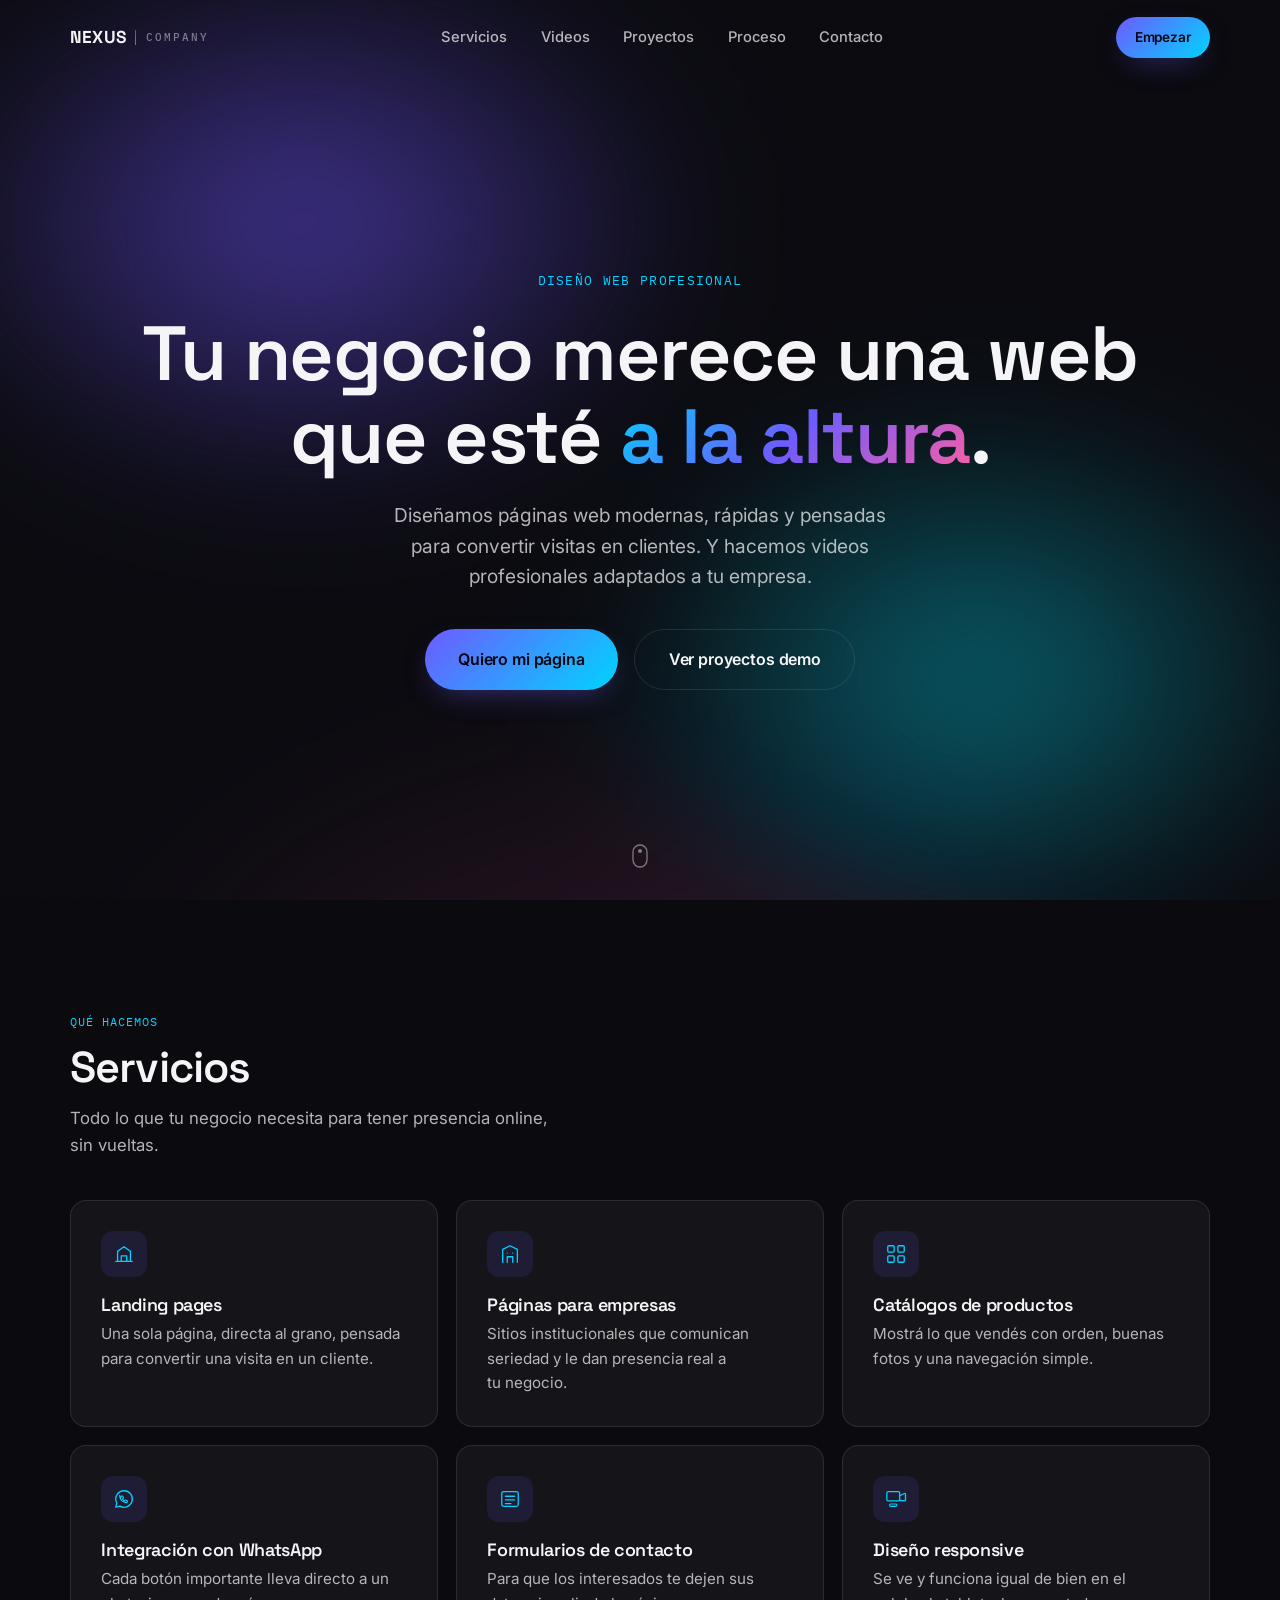
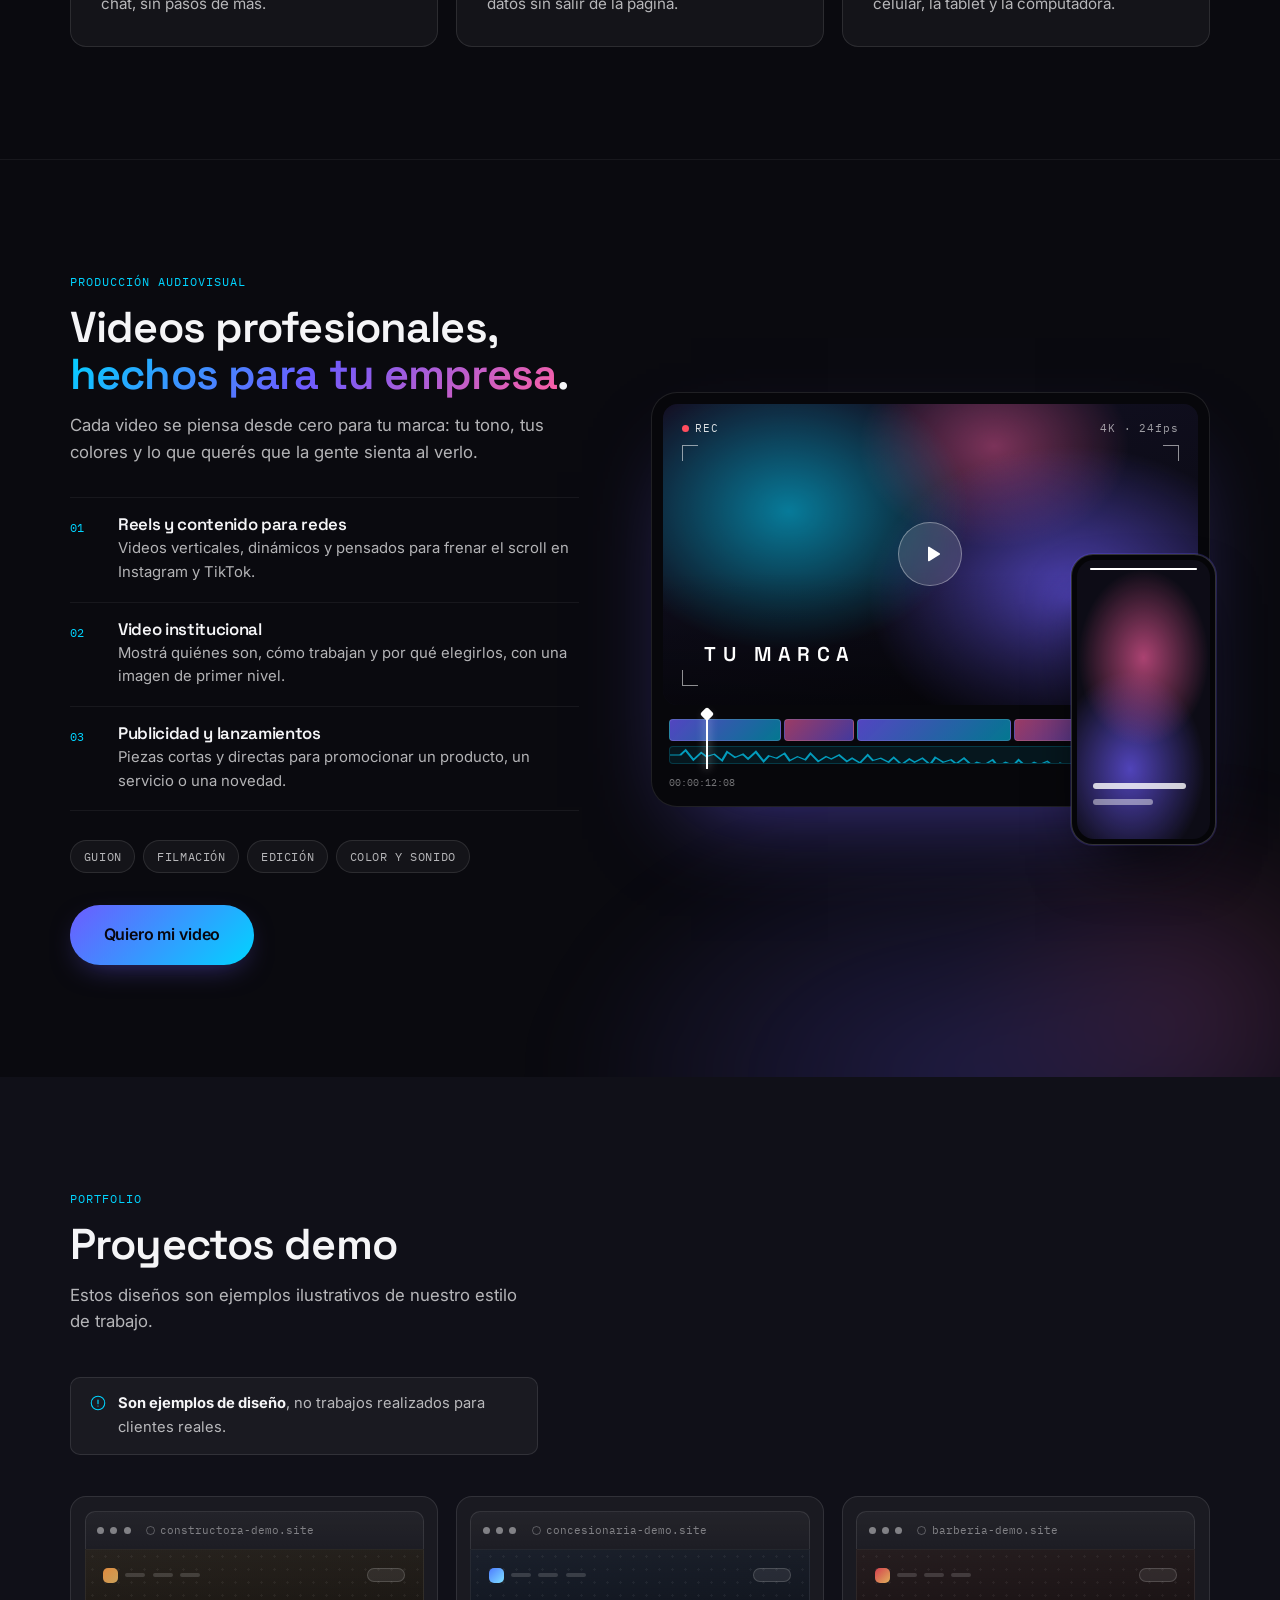
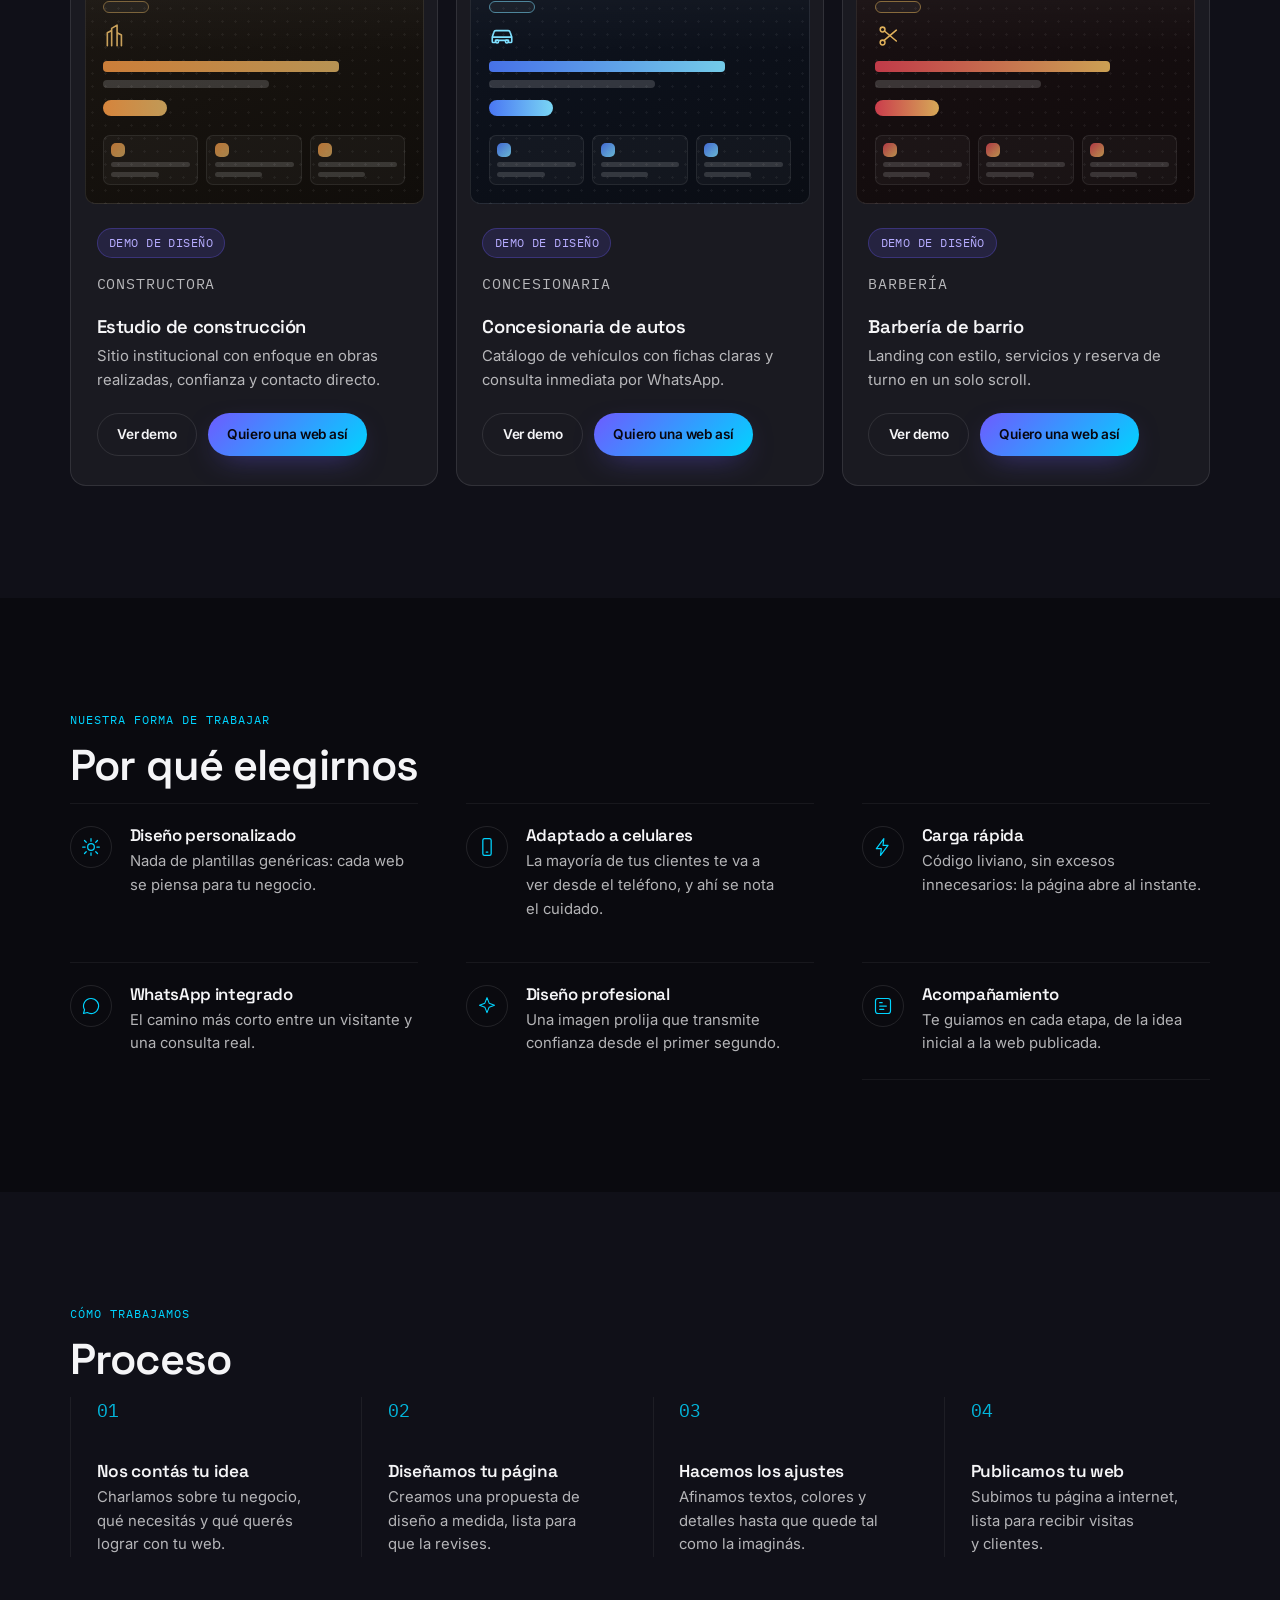
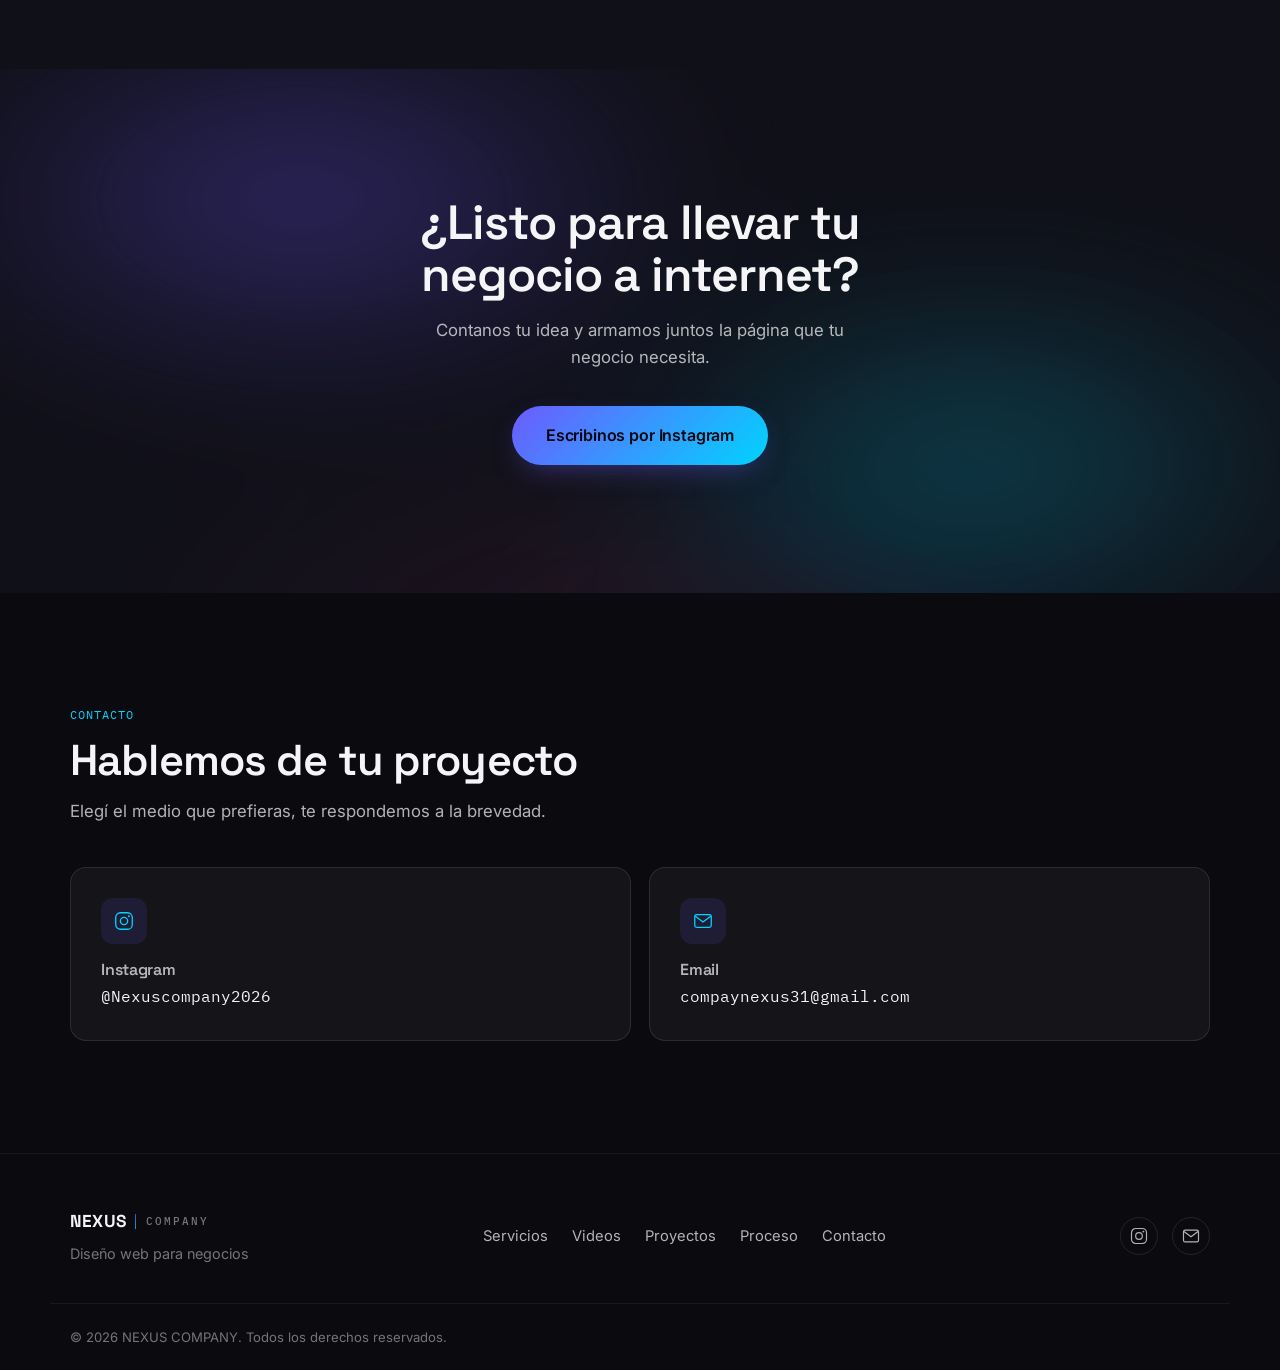
<file: index.html>
<!doctype html>
<html lang="es">
<head>
  <meta charset="UTF-8" />
  <meta name="viewport" content="width=device-width, initial-scale=1, viewport-fit=cover" />
  <title>NEXUS COMPANY — Diseño de páginas web modernas para negocios</title>
  <meta name="description" content="NEXUS COMPANY diseña páginas web modernas, rápidas y pensadas para convertir visitas en clientes. Landing pages, sitios institucionales y catálogos con integración a WhatsApp. También hacemos videos profesionales adaptados a cada empresa." />
  <meta name="theme-color" content="#0a0a0f" />

  <!-- Open Graph -->
  <meta property="og:type" content="website" />
  <meta property="og:title" content="NEXUS COMPANY — Diseño de páginas web modernas para negocios" />
  <meta property="og:description" content="Diseñamos páginas web modernas, rápidas y pensadas para convertir visitas en clientes." />
  <meta property="og:locale" content="es_AR" />

  <link rel="icon" href="assets/img/favicon.svg" type="image/svg+xml" />

  <link rel="preconnect" href="https://fonts.googleapis.com">
  <link rel="preconnect" href="https://fonts.gstatic.com" crossorigin>
  <link rel="stylesheet" href="https://fonts.googleapis.com/css2?family=Space+Grotesk:wght@500;600;700&family=Inter:wght@400;500;600;700&family=IBM+Plex+Mono:wght@400;500&display=swap">

  <link rel="stylesheet" href="styles.css?v=20261028" />
</head>
<body>
  <a class="skip-link" href="#main">Saltar al contenido</a>

  <!-- ============================== NAV ============================== -->
  <header class="site-nav" data-nav>
    <div class="container site-nav-inner">
      <a href="#top" class="brand"><span class="brand-main">NEXUS</span><span class="brand-divider" aria-hidden="true"></span><span class="brand-sub">Company</span></a>

      <nav class="nav-links" aria-label="Navegación principal">
        <a href="#servicios">Servicios</a>
        <a href="#videos">Videos</a>
        <a href="#proyectos">Proyectos</a>
        <a href="#proceso">Proceso</a>
        <a href="#contacto">Contacto</a>
      </nav>

      <a class="btn btn-primary btn-sm nav-cta"
         href="https://ig.me/m/Nexuscompany2026"
         target="_blank" rel="noopener">Empezar</a>

      <button class="nav-toggle" data-nav-toggle aria-expanded="false" aria-controls="mobile-menu" aria-label="Abrir menú">
        <span></span><span></span><span></span>
      </button>
    </div>

    <div class="mobile-menu" id="mobile-menu" data-mobile-menu>
      <nav aria-label="Navegación móvil">
        <a href="#servicios">Servicios</a>
        <a href="#videos">Videos</a>
        <a href="#proyectos">Proyectos</a>
        <a href="#proceso">Proceso</a>
        <a href="#contacto">Contacto</a>
      </nav>
      <a class="btn btn-primary"
         href="https://ig.me/m/Nexuscompany2026"
         target="_blank" rel="noopener">Escribinos por Instagram</a>
    </div>
  </header>

  <main id="main">

    <!-- ============================== HERO ============================== -->
    <section class="hero" id="top">
      <div class="hero-mesh" data-mouse-mesh aria-hidden="true"></div>
      <div class="hero-grain" aria-hidden="true"></div>

      <div class="container hero-inner">
        <p class="kicker reveal">Diseño web profesional</p>
        <h1 class="hero-title reveal">
          Tu negocio merece una web<br class="only-desktop" />
          que esté <em>a la altura</em>.
        </h1>
        <p class="hero-sub reveal">
          Diseñamos páginas web modernas, rápidas y pensadas para convertir visitas en clientes. Y hacemos videos profesionales adaptados a tu empresa.
        </p>
        <div class="hero-actions reveal">
          <a class="btn btn-primary btn-lg"
             href="https://ig.me/m/Nexuscompany2026"
             target="_blank" rel="noopener">
            Quiero mi página
          </a>
          <a class="btn btn-ghost btn-lg" href="#proyectos">Ver proyectos demo</a>
        </div>
      </div>

      <a class="scroll-cue" href="#servicios" aria-label="Bajar a la siguiente sección">
        <svg width="16" height="24" viewBox="0 0 16 24" fill="none" aria-hidden="true">
          <rect x="1" y="1" width="14" height="22" rx="7" stroke="currentColor" stroke-width="1.3"/>
          <circle class="scroll-cue-dot" cx="8" cy="7" r="2" fill="currentColor"/>
        </svg>
      </a>
    </section>

    <!-- ============================== SERVICIOS ============================== -->
    <section class="section" id="servicios">
      <div class="container">
        <p class="eyebrow reveal">Qué hacemos</p>
        <h2 class="section-title reveal">Servicios</h2>
        <p class="section-lead reveal">Todo lo que tu negocio necesita para tener presencia online, sin vueltas.</p>

        <div class="grid grid-services">

          <article class="card card-service reveal" data-tilt>
            <span class="card-icon">
              <svg viewBox="0 0 24 24" fill="none" aria-hidden="true"><path d="M3 20h18M5 20V9l7-5 7 5v11M9 20v-6h6v6" stroke="currentColor" stroke-width="1.4" stroke-linecap="round" stroke-linejoin="round"/></svg>
            </span>
            <h3>Landing pages</h3>
            <p>Una sola página, directa al grano, pensada para convertir una visita en un cliente.</p>
          </article>

          <article class="card card-service reveal" data-tilt>
            <span class="card-icon">
              <svg viewBox="0 0 24 24" fill="none" aria-hidden="true"><path d="M4 21V7l8-4 8 4v14M9 21v-6h6v6M9 11h.01M15 11h.01M9 15h.01M15 15h.01" stroke="currentColor" stroke-width="1.4" stroke-linecap="round" stroke-linejoin="round"/></svg>
            </span>
            <h3>Páginas para empresas</h3>
            <p>Sitios institucionales que comunican seriedad y le dan presencia real a tu negocio.</p>
          </article>

          <article class="card card-service reveal" data-tilt>
            <span class="card-icon">
              <svg viewBox="0 0 24 24" fill="none" aria-hidden="true"><rect x="3" y="3" width="7" height="7" rx="1.2" stroke="currentColor" stroke-width="1.4"/><rect x="14" y="3" width="7" height="7" rx="1.2" stroke="currentColor" stroke-width="1.4"/><rect x="3" y="14" width="7" height="7" rx="1.2" stroke="currentColor" stroke-width="1.4"/><rect x="14" y="14" width="7" height="7" rx="1.2" stroke="currentColor" stroke-width="1.4"/></svg>
            </span>
            <h3>Catálogos de productos</h3>
            <p>Mostrá lo que vendés con orden, buenas fotos y una navegación simple.</p>
          </article>

          <article class="card card-service reveal" data-tilt>
            <span class="card-icon">
              <svg viewBox="0 0 24 24" fill="none" aria-hidden="true"><path d="M12 3a9 9 0 0 0-7.75 13.5L3 21l4.6-1.21A9 9 0 1 0 12 3Z" stroke="currentColor" stroke-width="1.4" stroke-linejoin="round"/><path d="M8.5 9.8c0-.5.4-1 1-1h.6c.4 0 .8.3.9.7l.3 1c.1.4 0 .8-.3 1l-.4.4c.4.9 1.1 1.6 2 2l.4-.4c.3-.3.7-.4 1-.3l1 .3c.4.1.7.5.7.9v.6c0 .6-.5 1-1 1-4.1 0-7.4-3.3-7.4-7.4Z" stroke="currentColor" stroke-width="1.2"/></svg>
            </span>
            <h3>Integración con WhatsApp</h3>
            <p>Cada botón importante lleva directo a un chat, sin pasos de más.</p>
          </article>

          <article class="card card-service reveal" data-tilt>
            <span class="card-icon">
              <svg viewBox="0 0 24 24" fill="none" aria-hidden="true"><rect x="3" y="4" width="18" height="16" rx="2" stroke="currentColor" stroke-width="1.4"/><path d="M7 9h10M7 13h10M7 17h6" stroke="currentColor" stroke-width="1.4" stroke-linecap="round"/></svg>
            </span>
            <h3>Formularios de contacto</h3>
            <p>Para que los interesados te dejen sus datos sin salir de la página.</p>
          </article>

          <article class="card card-service reveal" data-tilt>
            <span class="card-icon">
              <svg viewBox="0 0 24 24" fill="none" aria-hidden="true"><rect x="2" y="4" width="14" height="10" rx="1.4" stroke="currentColor" stroke-width="1.4"/><path d="M16 8.5 21.2 6a.8.8 0 0 1 1.15.72v6.56a.8.8 0 0 1-1.15.72L16 13.5" stroke="currentColor" stroke-width="1.4" stroke-linejoin="round"/><rect x="5" y="17.5" width="8" height="2.5" rx="1.2" stroke="currentColor" stroke-width="1.2"/></svg>
            </span>
            <h3>Diseño responsive</h3>
            <p>Se ve y funciona igual de bien en el celular, la tablet y la computadora.</p>
          </article>

        </div>
      </div>
    </section>

    <!-- ============================== VIDEOS ============================== -->
    <section class="section section-video" id="videos">
      <div class="video-glow" aria-hidden="true"></div>
      <div class="container video-layout">

        <div class="video-copy">
          <p class="eyebrow reveal">Producción audiovisual</p>
          <h2 class="section-title reveal">Videos profesionales, <em>hechos para tu empresa</em>.</h2>
          <p class="section-lead reveal">
            Cada video se piensa desde cero para tu marca: tu tono, tus colores y lo que querés que la gente sienta al verlo.
          </p>

          <ul class="video-formats">
            <li class="reveal">
              <span class="video-format-num">01</span>
              <div>
                <h3>Reels y contenido para redes</h3>
                <p>Videos verticales, dinámicos y pensados para frenar el scroll en Instagram y TikTok.</p>
              </div>
            </li>
            <li class="reveal">
              <span class="video-format-num">02</span>
              <div>
                <h3>Video institucional</h3>
                <p>Mostrá quiénes son, cómo trabajan y por qué elegirlos, con una imagen de primer nivel.</p>
              </div>
            </li>
            <li class="reveal">
              <span class="video-format-num">03</span>
              <div>
                <h3>Publicidad y lanzamientos</h3>
                <p>Piezas cortas y directas para promocionar un producto, un servicio o una novedad.</p>
              </div>
            </li>
          </ul>

          <div class="video-steps reveal" aria-label="Qué incluye">
            <span>Guion</span><span>Filmación</span><span>Edición</span><span>Color y sonido</span>
          </div>

          <a class="btn btn-primary btn-lg reveal" href="https://ig.me/m/Nexuscompany2026" target="_blank" rel="noopener">Quiero mi video</a>
        </div>

        <div class="video-stage reveal" aria-hidden="true">
          <div class="vp">
            <div class="vp-screen">
              <div class="vp-scene"></div>
              <span class="vp-rec"><i></i>REC</span>
              <span class="vp-res">4K · 24fps</span>
              <span class="vp-corner vp-corner--tl"></span><span class="vp-corner vp-corner--tr"></span>
              <span class="vp-corner vp-corner--bl"></span><span class="vp-corner vp-corner--br"></span>
              <span class="vp-play">
                <svg viewBox="0 0 24 24" fill="currentColor"><path d="M8 5.5v13a.8.8 0 0 0 1.2.7l10.4-6.5a.8.8 0 0 0 0-1.4L9.2 4.8A.8.8 0 0 0 8 5.5Z"/></svg>
              </span>
              <span class="vp-caption">TU MARCA</span>
            </div>
            <div class="vp-timeline">
              <div class="vp-track vp-track--video">
                <b style="--w:22%"></b><b style="--w:14%"></b><b style="--w:30%"></b><b style="--w:18%"></b><b style="--w:16%"></b>
              </div>
              <div class="vp-track vp-track--audio">
                <svg viewBox="0 0 200 20" preserveAspectRatio="none"><path d="M0 10h4l2-6 3 12 3-9 2 5 3-3 3 8 2-11 3 7 3-4 2 6 3-9 3 12 2-7 3 3 3-6 2 9 3-5 3 4 2-8 3 10 3-6 2 3 3-5 3 8 2-4 3 6 3-10 2 7 3-3 3 5 2-6 3 9 3-7 2 4 3-5 3 8 2-9 3 6 3-3 2 5 3-7 3 9 2-4 3 3 3-6 2 8 3-5 3 4 2-7 3 9 3-6 2 3 3-4 3 7 2-5 3 4 3-3h4" stroke="currentColor" stroke-width="1" fill="none"/></svg>
              </div>
              <span class="vp-playhead"></span>
              <div class="vp-time"><span>00:00:12:08</span><span>00:00:30:00</span></div>
            </div>
          </div>

          <div class="vp-phone">
            <div class="vp-phone-screen">
              <span class="vp-phone-bar"></span>
              <span class="vp-phone-line"></span>
              <span class="vp-phone-line is-short"></span>
            </div>
          </div>
        </div>

      </div>
    </section>

    <!-- ============================== PROYECTOS DEMO ============================== -->
    <section class="section section-alt" id="proyectos">
      <div class="container">
        <p class="eyebrow reveal">Portfolio</p>
        <h2 class="section-title reveal">Proyectos demo</h2>
        <p class="section-lead reveal">
          Estos diseños son ejemplos ilustrativos de nuestro estilo de trabajo.
        </p>
        <div class="demo-notice reveal" role="note">
          <svg width="18" height="18" viewBox="0 0 24 24" fill="none" aria-hidden="true"><circle cx="12" cy="12" r="9" stroke="currentColor" stroke-width="1.4"/><path d="M12 8v5M12 16h.01" stroke="currentColor" stroke-width="1.6" stroke-linecap="round"/></svg>
          <p><strong>Son ejemplos de diseño</strong>, no trabajos realizados para clientes reales.</p>
        </div>

        <div class="grid grid-demos">

          <!-- Constructora -->
          <article class="card card-demo card-demo--constructora reveal">
            <div class="demo-frame">
              <div class="demo-frame-bar">
                <span class="demo-dot"></span><span class="demo-dot"></span><span class="demo-dot"></span>
                <span class="demo-url">constructora-demo.site</span>
              </div>
              <div class="demo-mock demo-mock--constructora" aria-hidden="true">
                <div class="dm-nav">
                  <span class="dm-logo"></span><span class="dm-navlink"></span><span class="dm-navlink"></span><span class="dm-navlink"></span>
                  <span class="dm-navcta"></span>
                </div>
                <div class="dm-hero">
                  <span class="dm-tag"></span>
                  <svg class="dm-icon" viewBox="0 0 24 24" fill="none"><path d="M4 21V9l4-2v14M8 21V5l5-3v19M13 21V9l4 2v10" stroke="currentColor" stroke-width="1.5" stroke-linecap="round" stroke-linejoin="round"/></svg>
                  <div class="dm-line dm-line-lg"></div>
                  <div class="dm-line dm-line-sm"></div>
                  <div class="dm-btn"></div>
                </div>
                <div class="dm-cards">
                  <span class="dm-card"><i class="dm-card-icon"></i><b class="dm-card-line"></b><b class="dm-card-line is-short"></b></span>
                  <span class="dm-card"><i class="dm-card-icon"></i><b class="dm-card-line"></b><b class="dm-card-line is-short"></b></span>
                  <span class="dm-card"><i class="dm-card-icon"></i><b class="dm-card-line"></b><b class="dm-card-line is-short"></b></span>
                </div>
              </div>
            </div>
            <div class="card-demo-body">
              <span class="badge">Demo de diseño</span>
              <p class="card-demo-cat">Constructora</p>
              <h3>Estudio de construcción</h3>
              <p>Sitio institucional con enfoque en obras realizadas, confianza y contacto directo.</p>
              <div class="card-demo-actions">
                <a class="btn btn-ghost btn-sm" href="demos/constructora.html" target="_blank" rel="noopener">Ver demo</a>
                <a class="btn btn-primary btn-sm"
                   href="https://ig.me/m/Nexuscompany2026"
                   target="_blank" rel="noopener">Quiero una web así</a>
              </div>
            </div>
          </article>

          <!-- Concesionaria -->
          <article class="card card-demo card-demo--concesionaria reveal">
            <div class="demo-frame">
              <div class="demo-frame-bar">
                <span class="demo-dot"></span><span class="demo-dot"></span><span class="demo-dot"></span>
                <span class="demo-url">concesionaria-demo.site</span>
              </div>
              <div class="demo-mock demo-mock--concesionaria" aria-hidden="true">
                <div class="dm-nav">
                  <span class="dm-logo"></span><span class="dm-navlink"></span><span class="dm-navlink"></span><span class="dm-navlink"></span>
                  <span class="dm-navcta"></span>
                </div>
                <div class="dm-hero">
                  <span class="dm-tag"></span>
                  <svg class="dm-icon" viewBox="0 0 24 24" fill="none"><path d="M3 13l1.5-4.5A2 2 0 0 1 6.4 7h11.2a2 2 0 0 1 1.9 1.5L21 13M3 13v4a1 1 0 0 0 1 1h1a1 1 0 0 0 1-1v-1h12v1a1 1 0 0 0 1 1h1a1 1 0 0 0 1-1v-4M3 13h18" stroke="currentColor" stroke-width="1.5" stroke-linecap="round" stroke-linejoin="round"/><circle cx="7.5" cy="17" r="1.4" stroke="currentColor" stroke-width="1.3"/><circle cx="16.5" cy="17" r="1.4" stroke="currentColor" stroke-width="1.3"/></svg>
                  <div class="dm-line dm-line-lg"></div>
                  <div class="dm-line dm-line-sm"></div>
                  <div class="dm-btn"></div>
                </div>
                <div class="dm-cards">
                  <span class="dm-card"><i class="dm-card-icon"></i><b class="dm-card-line"></b><b class="dm-card-line is-short"></b></span>
                  <span class="dm-card"><i class="dm-card-icon"></i><b class="dm-card-line"></b><b class="dm-card-line is-short"></b></span>
                  <span class="dm-card"><i class="dm-card-icon"></i><b class="dm-card-line"></b><b class="dm-card-line is-short"></b></span>
                </div>
              </div>
            </div>
            <div class="card-demo-body">
              <span class="badge">Demo de diseño</span>
              <p class="card-demo-cat">Concesionaria</p>
              <h3>Concesionaria de autos</h3>
              <p>Catálogo de vehículos con fichas claras y consulta inmediata por WhatsApp.</p>
              <div class="card-demo-actions">
                <a class="btn btn-ghost btn-sm" href="demos/concesionaria.html" target="_blank" rel="noopener">Ver demo</a>
                <a class="btn btn-primary btn-sm"
                   href="https://ig.me/m/Nexuscompany2026"
                   target="_blank" rel="noopener">Quiero una web así</a>
              </div>
            </div>
          </article>

          <!-- Barbería -->
          <article class="card card-demo card-demo--barberia reveal">
            <div class="demo-frame">
              <div class="demo-frame-bar">
                <span class="demo-dot"></span><span class="demo-dot"></span><span class="demo-dot"></span>
                <span class="demo-url">barberia-demo.site</span>
              </div>
              <div class="demo-mock demo-mock--barberia" aria-hidden="true">
                <div class="dm-nav">
                  <span class="dm-logo"></span><span class="dm-navlink"></span><span class="dm-navlink"></span><span class="dm-navlink"></span>
                  <span class="dm-navcta"></span>
                </div>
                <div class="dm-hero">
                  <span class="dm-tag"></span>
                  <svg class="dm-icon" viewBox="0 0 24 24" fill="none"><circle cx="7" cy="6" r="2.2" stroke="currentColor" stroke-width="1.4"/><circle cx="7" cy="18" r="2.2" stroke="currentColor" stroke-width="1.4"/><path d="m8.7 7.4 11 9.2M19.7 6.6 8.7 15.8" stroke="currentColor" stroke-width="1.4" stroke-linecap="round"/></svg>
                  <div class="dm-line dm-line-lg"></div>
                  <div class="dm-line dm-line-sm"></div>
                  <div class="dm-btn"></div>
                </div>
                <div class="dm-cards">
                  <span class="dm-card"><i class="dm-card-icon"></i><b class="dm-card-line"></b><b class="dm-card-line is-short"></b></span>
                  <span class="dm-card"><i class="dm-card-icon"></i><b class="dm-card-line"></b><b class="dm-card-line is-short"></b></span>
                  <span class="dm-card"><i class="dm-card-icon"></i><b class="dm-card-line"></b><b class="dm-card-line is-short"></b></span>
                </div>
              </div>
            </div>
            <div class="card-demo-body">
              <span class="badge">Demo de diseño</span>
              <p class="card-demo-cat">Barbería</p>
              <h3>Barbería de barrio</h3>
              <p>Landing con estilo, servicios y reserva de turno en un solo scroll.</p>
              <div class="card-demo-actions">
                <a class="btn btn-ghost btn-sm" href="demos/barberia.html" target="_blank" rel="noopener">Ver demo</a>
                <a class="btn btn-primary btn-sm"
                   href="https://ig.me/m/Nexuscompany2026"
                   target="_blank" rel="noopener">Quiero una web así</a>
              </div>
            </div>
          </article>

        </div>
      </div>
    </section>

    <!-- ============================== POR QUÉ ELEGIRNOS ============================== -->
    <section class="section" id="por-que-elegirnos">
      <div class="container">
        <p class="eyebrow reveal">Nuestra forma de trabajar</p>
        <h2 class="section-title reveal">Por qué elegirnos</h2>

        <div class="grid grid-why">
          <div class="why-item reveal">
            <span class="why-icon"><svg viewBox="0 0 24 24" fill="none" aria-hidden="true"><path d="M12 2v3M12 19v3M4.2 4.2l2.1 2.1M17.7 17.7l2.1 2.1M2 12h3M19 12h3M4.2 19.8l2.1-2.1M17.7 6.3l2.1-2.1" stroke="currentColor" stroke-width="1.5" stroke-linecap="round"/><circle cx="12" cy="12" r="4" stroke="currentColor" stroke-width="1.5"/></svg></span>
            <div>
              <h3>Diseño personalizado</h3>
              <p>Nada de plantillas genéricas: cada web se piensa para tu negocio.</p>
            </div>
          </div>
          <div class="why-item reveal">
            <span class="why-icon"><svg viewBox="0 0 24 24" fill="none" aria-hidden="true"><rect x="7" y="2" width="10" height="20" rx="2" stroke="currentColor" stroke-width="1.5"/><path d="M11 18h2" stroke="currentColor" stroke-width="1.5" stroke-linecap="round"/></svg></span>
            <div>
              <h3>Adaptado a celulares</h3>
              <p>La mayoría de tus clientes te va a ver desde el teléfono, y ahí se nota el cuidado.</p>
            </div>
          </div>
          <div class="why-item reveal">
            <span class="why-icon"><svg viewBox="0 0 24 24" fill="none" aria-hidden="true"><path d="M13 2 4 14h6l-1 8 9-12h-6l1-8Z" stroke="currentColor" stroke-width="1.4" stroke-linejoin="round"/></svg></span>
            <div>
              <h3>Carga rápida</h3>
              <p>Código liviano, sin excesos innecesarios: la página abre al instante.</p>
            </div>
          </div>
          <div class="why-item reveal">
            <span class="why-icon"><svg viewBox="0 0 24 24" fill="none" aria-hidden="true"><path d="M12 3a9 9 0 0 0-7.75 13.5L3 21l4.6-1.21A9 9 0 1 0 12 3Z" stroke="currentColor" stroke-width="1.4" stroke-linejoin="round"/></svg></span>
            <div>
              <h3>WhatsApp integrado</h3>
              <p>El camino más corto entre un visitante y una consulta real.</p>
            </div>
          </div>
          <div class="why-item reveal">
            <span class="why-icon"><svg viewBox="0 0 24 24" fill="none" aria-hidden="true"><path d="m12 2 2.6 6.6L21 11l-6.4 2.4L12 20l-2.6-6.6L3 11l6.4-2.4L12 2Z" stroke="currentColor" stroke-width="1.3" stroke-linejoin="round"/></svg></span>
            <div>
              <h3>Diseño profesional</h3>
              <p>Una imagen prolija que transmite confianza desde el primer segundo.</p>
            </div>
          </div>
          <div class="why-item reveal">
            <span class="why-icon"><svg viewBox="0 0 24 24" fill="none" aria-hidden="true"><path d="M8 12h8M8 16h5M8 8h3" stroke="currentColor" stroke-width="1.5" stroke-linecap="round"/><rect x="3" y="3" width="18" height="18" rx="3" stroke="currentColor" stroke-width="1.4"/></svg></span>
            <div>
              <h3>Acompañamiento</h3>
              <p>Te guiamos en cada etapa, de la idea inicial a la web publicada.</p>
            </div>
          </div>
        </div>
      </div>
    </section>

    <!-- ============================== PROCESO ============================== -->
    <section class="section section-alt" id="proceso">
      <div class="container">
        <p class="eyebrow reveal">Cómo trabajamos</p>
        <h2 class="section-title reveal">Proceso</h2>

        <ol class="process-list">
          <li class="process-item reveal">
            <span class="process-num">01</span>
            <div>
              <h3>Nos contás tu idea</h3>
              <p>Charlamos sobre tu negocio, qué necesitás y qué querés lograr con tu web.</p>
            </div>
          </li>
          <li class="process-item reveal">
            <span class="process-num">02</span>
            <div>
              <h3>Diseñamos tu página</h3>
              <p>Creamos una propuesta de diseño a medida, lista para que la revises.</p>
            </div>
          </li>
          <li class="process-item reveal">
            <span class="process-num">03</span>
            <div>
              <h3>Hacemos los ajustes</h3>
              <p>Afinamos textos, colores y detalles hasta que quede tal como la imaginás.</p>
            </div>
          </li>
          <li class="process-item reveal">
            <span class="process-num">04</span>
            <div>
              <h3>Publicamos tu web</h3>
              <p>Subimos tu página a internet, lista para recibir visitas y clientes.</p>
            </div>
          </li>
        </ol>
      </div>
    </section>

    <!-- ============================== CTA FINAL ============================== -->
    <section class="cta-final">
      <div class="hero-mesh hero-mesh--cta" aria-hidden="true"></div>
      <div class="container cta-final-inner reveal">
        <h2>¿Listo para llevar tu negocio a internet?</h2>
        <p>Contanos tu idea y armamos juntos la página que tu negocio necesita.</p>
        <a class="btn btn-primary btn-lg"
           href="https://ig.me/m/Nexuscompany2026"
           target="_blank" rel="noopener">
          Escribinos por Instagram
        </a>
      </div>
    </section>

    <!-- ============================== CONTACTO ============================== -->
    <section class="section" id="contacto">
      <div class="container">
        <p class="eyebrow reveal">Contacto</p>
        <h2 class="section-title reveal">Hablemos de tu proyecto</h2>
        <p class="section-lead reveal">Elegí el medio que prefieras, te respondemos a la brevedad.</p>

        <div class="grid grid-contact">
          <a class="card card-contact reveal" href="https://instagram.com/Nexuscompany2026" target="_blank" rel="noopener" data-contact-link="instagram">
            <span class="card-icon">
              <svg viewBox="0 0 24 24" fill="none" aria-hidden="true"><rect x="3" y="3" width="18" height="18" rx="5" stroke="currentColor" stroke-width="1.4"/><circle cx="12" cy="12" r="4" stroke="currentColor" stroke-width="1.4"/><circle cx="17.3" cy="6.7" r="1.1" fill="currentColor"/></svg>
            </span>
            <h3>Instagram</h3>
            <p data-contact="instagram">@Nexuscompany2026</p>
          </a>

          <a class="card card-contact reveal" href="mailto:compaynexus31@gmail.com" data-contact-link="email">
            <span class="card-icon">
              <svg viewBox="0 0 24 24" fill="none" aria-hidden="true"><rect x="3" y="5" width="18" height="14" rx="2" stroke="currentColor" stroke-width="1.4"/><path d="m4 7 8 6 8-6" stroke="currentColor" stroke-width="1.4" stroke-linecap="round" stroke-linejoin="round"/></svg>
            </span>
            <h3>Email</h3>
            <p data-contact="email">compaynexus31@gmail.com</p>
          </a>
        </div>
      </div>
    </section>

  </main>

  <!-- ============================== FOOTER ============================== -->
  <footer class="site-footer">
    <div class="container footer-inner">
      <div class="footer-brand">
        <a href="#top" class="brand"><span class="brand-main">NEXUS</span><span class="brand-divider" aria-hidden="true"></span><span class="brand-sub">Company</span></a>
        <p>Diseño web para negocios</p>
      </div>

      <nav class="footer-links" aria-label="Navegación del pie de página">
        <a href="#servicios">Servicios</a>
        <a href="#videos">Videos</a>
        <a href="#proyectos">Proyectos</a>
        <a href="#proceso">Proceso</a>
        <a href="#contacto">Contacto</a>
      </nav>

      <div class="footer-social">
        <a href="https://instagram.com/Nexuscompany2026" target="_blank" rel="noopener" aria-label="Instagram de NEXUS COMPANY">
          <svg width="20" height="20" viewBox="0 0 24 24" fill="none" aria-hidden="true"><rect x="3" y="3" width="18" height="18" rx="5" stroke="currentColor" stroke-width="1.4"/><circle cx="12" cy="12" r="4" stroke="currentColor" stroke-width="1.4"/><circle cx="17.3" cy="6.7" r="1.1" fill="currentColor"/></svg>
        </a>
        <a href="mailto:compaynexus31@gmail.com" aria-label="Email de NEXUS COMPANY">
          <svg width="20" height="20" viewBox="0 0 24 24" fill="none" aria-hidden="true"><rect x="3" y="5" width="18" height="14" rx="2" stroke="currentColor" stroke-width="1.4"/><path d="m4 7 8 6 8-6" stroke="currentColor" stroke-width="1.4" stroke-linecap="round" stroke-linejoin="round"/></svg>
        </a>
      </div>
    </div>
    <div class="container footer-bottom">
      <p>© <span data-year>2026</span> NEXUS COMPANY. Todos los derechos reservados.</p>
    </div>
  </footer>

  <!-- Scripts: siempre defer, siempre en este orden, sin type="module" -->
  <script defer src="lib/manifest.js"></script>
  <script defer src="main.js?v=20261028"></script>
</body>
</html>
</file>
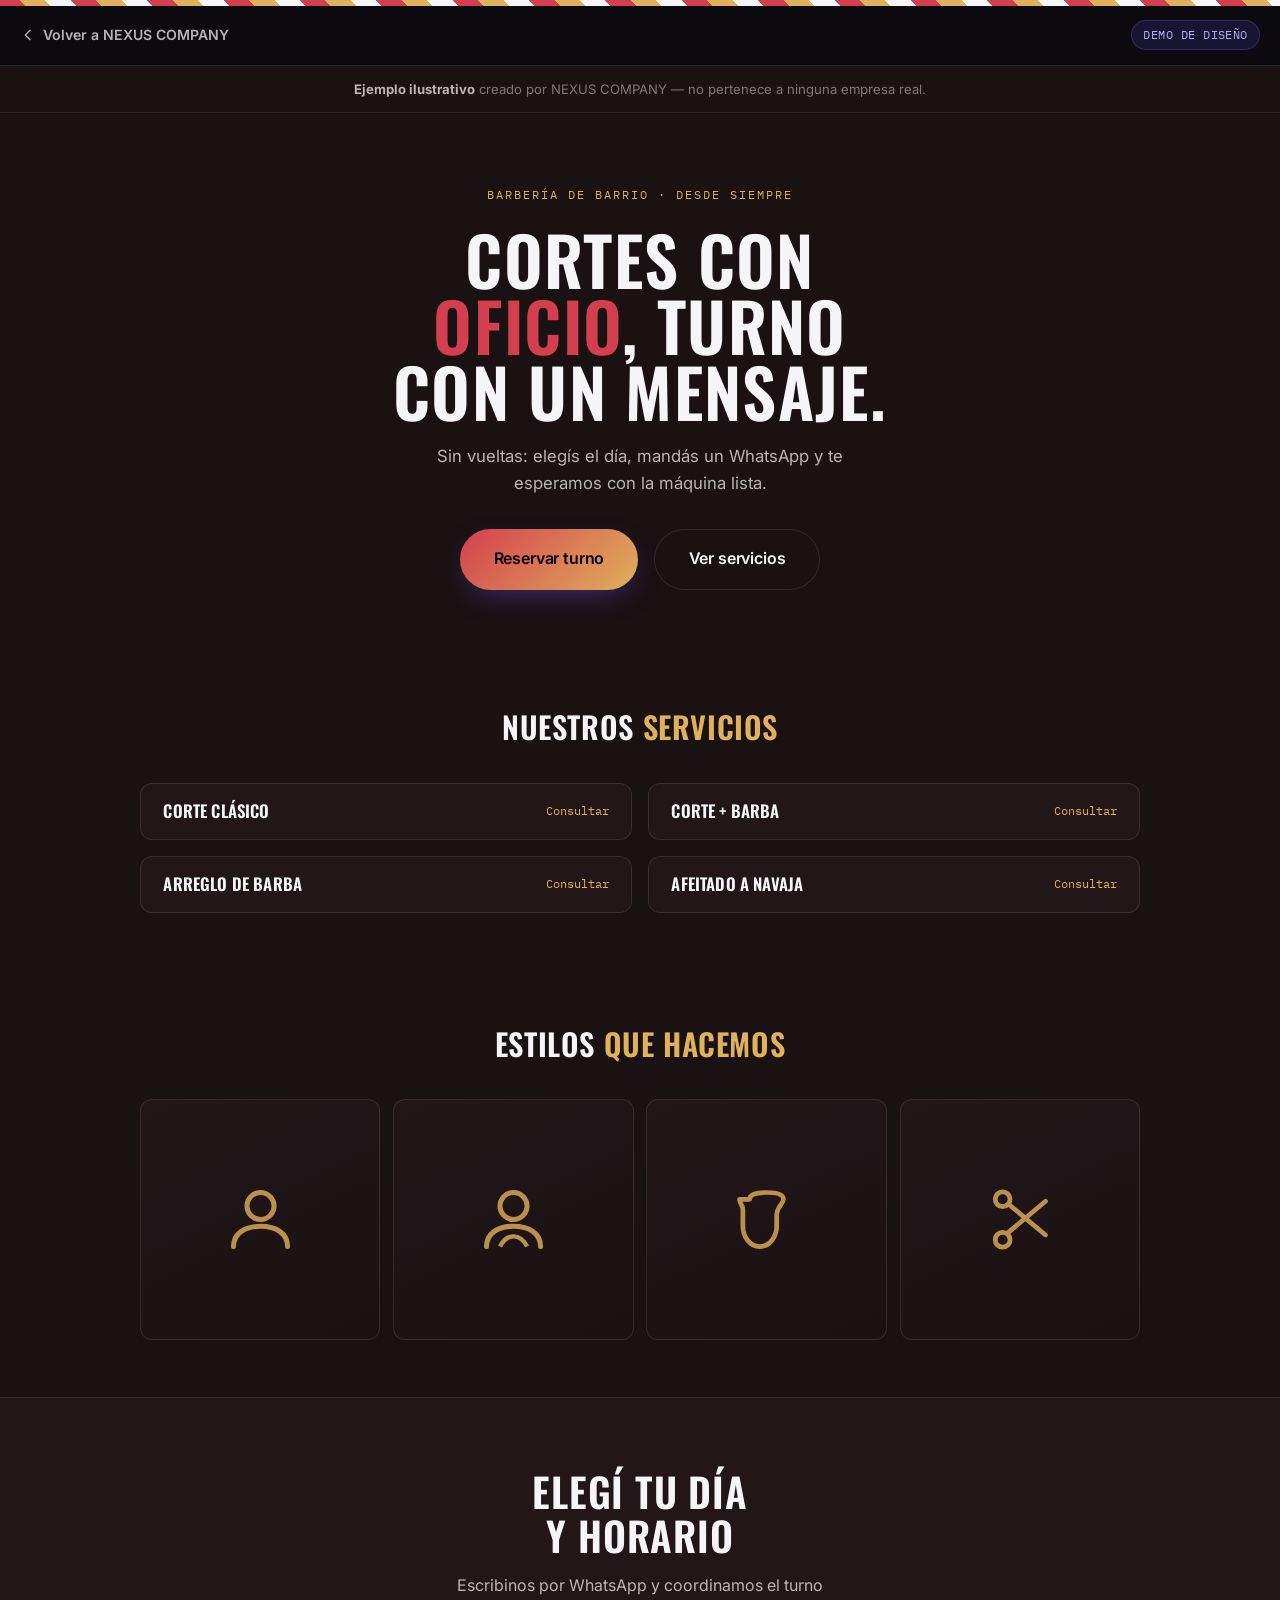
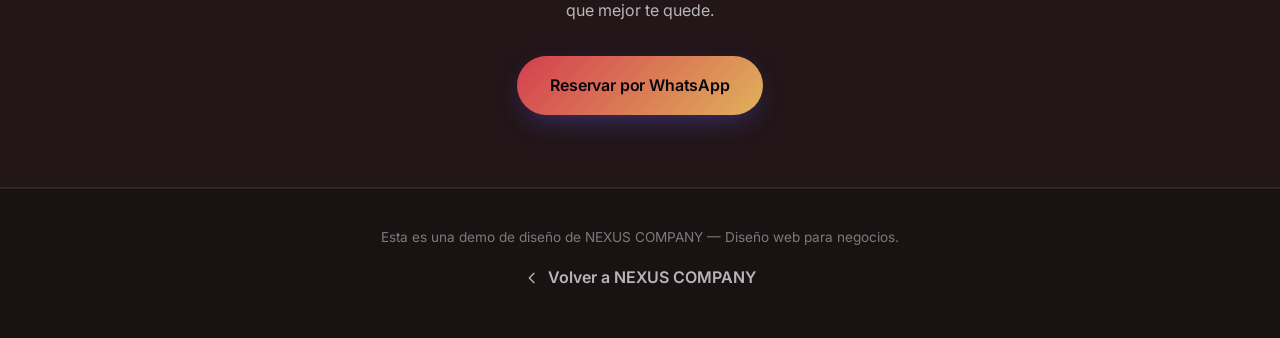
<file: demos/barberia.html>
<!doctype html>
<html lang="es">
<head>
  <meta charset="UTF-8" />
  <meta name="viewport" content="width=device-width, initial-scale=1" />
  <title>Demo — Barbería · NEXUS COMPANY</title>
  <meta name="description" content="Ejemplo de diseño web para una barbería, creado por NEXUS COMPANY. Página demostrativa, no pertenece a una empresa real." />
  <meta name="robots" content="noindex, nofollow" />

  <link rel="preconnect" href="https://fonts.googleapis.com">
  <link rel="preconnect" href="https://fonts.gstatic.com" crossorigin>
  <link rel="stylesheet" href="https://fonts.googleapis.com/css2?family=Oswald:wght@500;600;700&family=Inter:wght@400;500;600;700&family=IBM+Plex+Mono:wght@400;500&display=swap">

  <link rel="stylesheet" href="../styles.css?v=20261028" />
  <link rel="stylesheet" href="demo.css?v=20260926" />
  <style>
    :root {
      --bg: #1a1113;
      --bg-2: #221619;
      --accent: #d43f4f;
      --accent-2: #e0b15b;
      --font-display: "Oswald", "Segoe UI", sans-serif;
    }
    body { background: var(--bg); }
    h1, h2, h3 { font-family: var(--font-display); text-transform: uppercase; letter-spacing: .02em; }

    .brb-pole {
      height: 6px;
      background: repeating-linear-gradient(45deg, var(--accent) 0 18px, var(--accent-2) 18px 36px, #f5f5f7 36px 54px);
    }
    .brb-hero { text-align: center; padding: 4.5rem 1.25rem 4rem; }
    .brb-kicker { font-family: var(--font-mono); font-size: .78rem; letter-spacing: .16em; text-transform: uppercase; color: var(--accent-2); margin-bottom: 1.3rem; }
    .brb-title { font-size: clamp(2.4rem, 7vw, 4.2rem); line-height: .98; max-width: 16ch; margin: 0 auto 1.2rem; }
    .brb-title em { font-style: normal; color: var(--accent); }
    .brb-sub { color: var(--ink-soft); max-width: 42ch; margin: 0 auto 2rem; font-size: 1.05rem; font-family: var(--font-body); }
    .brb-actions { display: flex; flex-wrap: wrap; justify-content: center; gap: 1rem; }

    .brb-section { padding: 3.6rem 1.25rem; max-width: 1040px; margin-inline: auto; }
    .brb-section-title { text-align: center; font-size: 1.9rem; margin-bottom: 2.4rem; }
    .brb-section-title em { font-style: normal; color: var(--accent-2); }

    .brb-services { display: grid; gap: 1rem; grid-template-columns: 1fr; }
    .brb-service {
      display: flex; align-items: center; justify-content: space-between; gap: 1rem;
      padding: 1.1rem 1.4rem; border: 1px solid rgba(247,247,250,.1); border-radius: 12px; background: var(--bg-2);
    }
    .brb-service h3 { font-size: 1.05rem; letter-spacing: .01em; }
    .brb-service span { font-family: var(--font-mono); font-size: .78rem; color: var(--accent-2); white-space: nowrap; }

    .brb-gallery { display: grid; gap: .8rem; grid-template-columns: repeat(2, 1fr); }
    .brb-gallery div {
      aspect-ratio: 1; border-radius: 12px; display: flex; align-items: center; justify-content: center;
      background: linear-gradient(155deg, var(--bg-2), var(--bg));
      border: 1px solid rgba(247,247,250,.1);
      color: var(--accent-2);
    }
    .brb-gallery svg { width: 34%; height: 34%; opacity: .8; }

    .brb-cta { text-align: center; padding: 4.5rem 1.25rem; background: var(--bg-2); border-top: 1px solid rgba(247,247,250,.08); border-bottom: 1px solid rgba(247,247,250,.08); }
    .brb-cta h2 { font-size: clamp(1.7rem, 4.5vw, 2.5rem); max-width: 18ch; margin: 0 auto 1rem; }
    .brb-cta p { color: var(--ink-soft); max-width: 38ch; margin: 0 auto 2rem; font-family: var(--font-body); text-transform: none; letter-spacing: normal; }

    @media (min-width: 720px) {
      .brb-services { grid-template-columns: repeat(2, 1fr); }
      .brb-gallery { grid-template-columns: repeat(4, 1fr); }
    }
  </style>
</head>
<body>
  <div class="brb-pole" aria-hidden="true"></div>
  <header class="demo-topbar">
    <a class="demo-back" href="../index.html#proyectos">
      <svg viewBox="0 0 24 24" fill="none" aria-hidden="true"><path d="M15 5 8 12l7 7" stroke="currentColor" stroke-width="2" stroke-linecap="round" stroke-linejoin="round"/></svg>
      Volver a NEXUS COMPANY
    </a>
    <span class="demo-topbar-badge">Demo de diseño</span>
  </header>

  <p class="demo-disclaimer">
    <strong>Ejemplo ilustrativo</strong> creado por NEXUS COMPANY — no pertenece a ninguna empresa real.
  </p>

  <main>
    <section class="brb-hero">
      <p class="brb-kicker">Barbería de barrio · Desde siempre</p>
      <h1 class="brb-title">Cortes con <em>oficio</em>, turno con un mensaje.</h1>
      <p class="brb-sub">Sin vueltas: elegís el día, mandás un WhatsApp y te esperamos con la máquina lista.</p>
      <div class="brb-actions">
        <a class="btn btn-primary btn-lg" href="../index.html#contacto">Reservar turno</a>
        <a class="btn btn-ghost btn-lg" href="#brb-servicios">Ver servicios</a>
      </div>
    </section>

    <section class="brb-section" id="brb-servicios">
      <h2 class="brb-section-title">Nuestros <em>servicios</em></h2>
      <div class="brb-services">
        <div class="brb-service"><h3>Corte clásico</h3><span>Consultar</span></div>
        <div class="brb-service"><h3>Corte + barba</h3><span>Consultar</span></div>
        <div class="brb-service"><h3>Arreglo de barba</h3><span>Consultar</span></div>
        <div class="brb-service"><h3>Afeitado a navaja</h3><span>Consultar</span></div>
      </div>
    </section>

    <section class="brb-section">
      <h2 class="brb-section-title">Estilos <em>que hacemos</em></h2>
      <div class="brb-gallery" aria-hidden="true">
        <div><svg viewBox="0 0 24 24" fill="none"><circle cx="12" cy="8" r="4" stroke="currentColor" stroke-width="1.5"/><path d="M4 20c0-4 3.5-6 8-6s8 2 8 6" stroke="currentColor" stroke-width="1.5" stroke-linecap="round"/></svg></div>
        <div><svg viewBox="0 0 24 24" fill="none"><circle cx="12" cy="8" r="4" stroke="currentColor" stroke-width="1.5"/><path d="M4 20c0-4 3.5-6 8-6s8 2 8 6" stroke="currentColor" stroke-width="1.5" stroke-linecap="round"/><path d="M8 20c1-2 2.5-3 4-3s3 1 4 3" stroke="currentColor" stroke-width="1.3"/></svg></div>
        <div><svg viewBox="0 0 24 24" fill="none"><path d="M7 6c0-1.5 2-2 5-2s5 .5 5 2-2 2-2 5v3c0 3-2 6-5 6s-5-3-5-6V9c0-1.5-1-1.5-1-3Z" stroke="currentColor" stroke-width="1.4" stroke-linejoin="round"/></svg></div>
        <div><svg viewBox="0 0 24 24" fill="none"><circle cx="7" cy="6" r="2.2" stroke="currentColor" stroke-width="1.4"/><circle cx="7" cy="18" r="2.2" stroke="currentColor" stroke-width="1.4"/><path d="m8.7 7.4 11 9.2M19.7 6.6 8.7 15.8" stroke="currentColor" stroke-width="1.4" stroke-linecap="round"/></svg></div>
      </div>
    </section>

    <section class="brb-cta">
      <h2>Elegí tu día y horario</h2>
      <p>Escribinos por WhatsApp y coordinamos el turno que mejor te quede.</p>
      <a class="btn btn-primary btn-lg" href="../index.html#contacto">Reservar por WhatsApp</a>
    </section>
  </main>

  <footer class="demo-footer">
    <p>Esta es una demo de diseño de NEXUS COMPANY — Diseño web para negocios.</p>
    <a class="demo-back" href="../index.html#proyectos">
      <svg viewBox="0 0 24 24" fill="none" aria-hidden="true"><path d="M15 5 8 12l7 7" stroke="currentColor" stroke-width="2" stroke-linecap="round" stroke-linejoin="round"/></svg>
      Volver a NEXUS COMPANY
    </a>
  </footer>
</body>
</html>
</file>
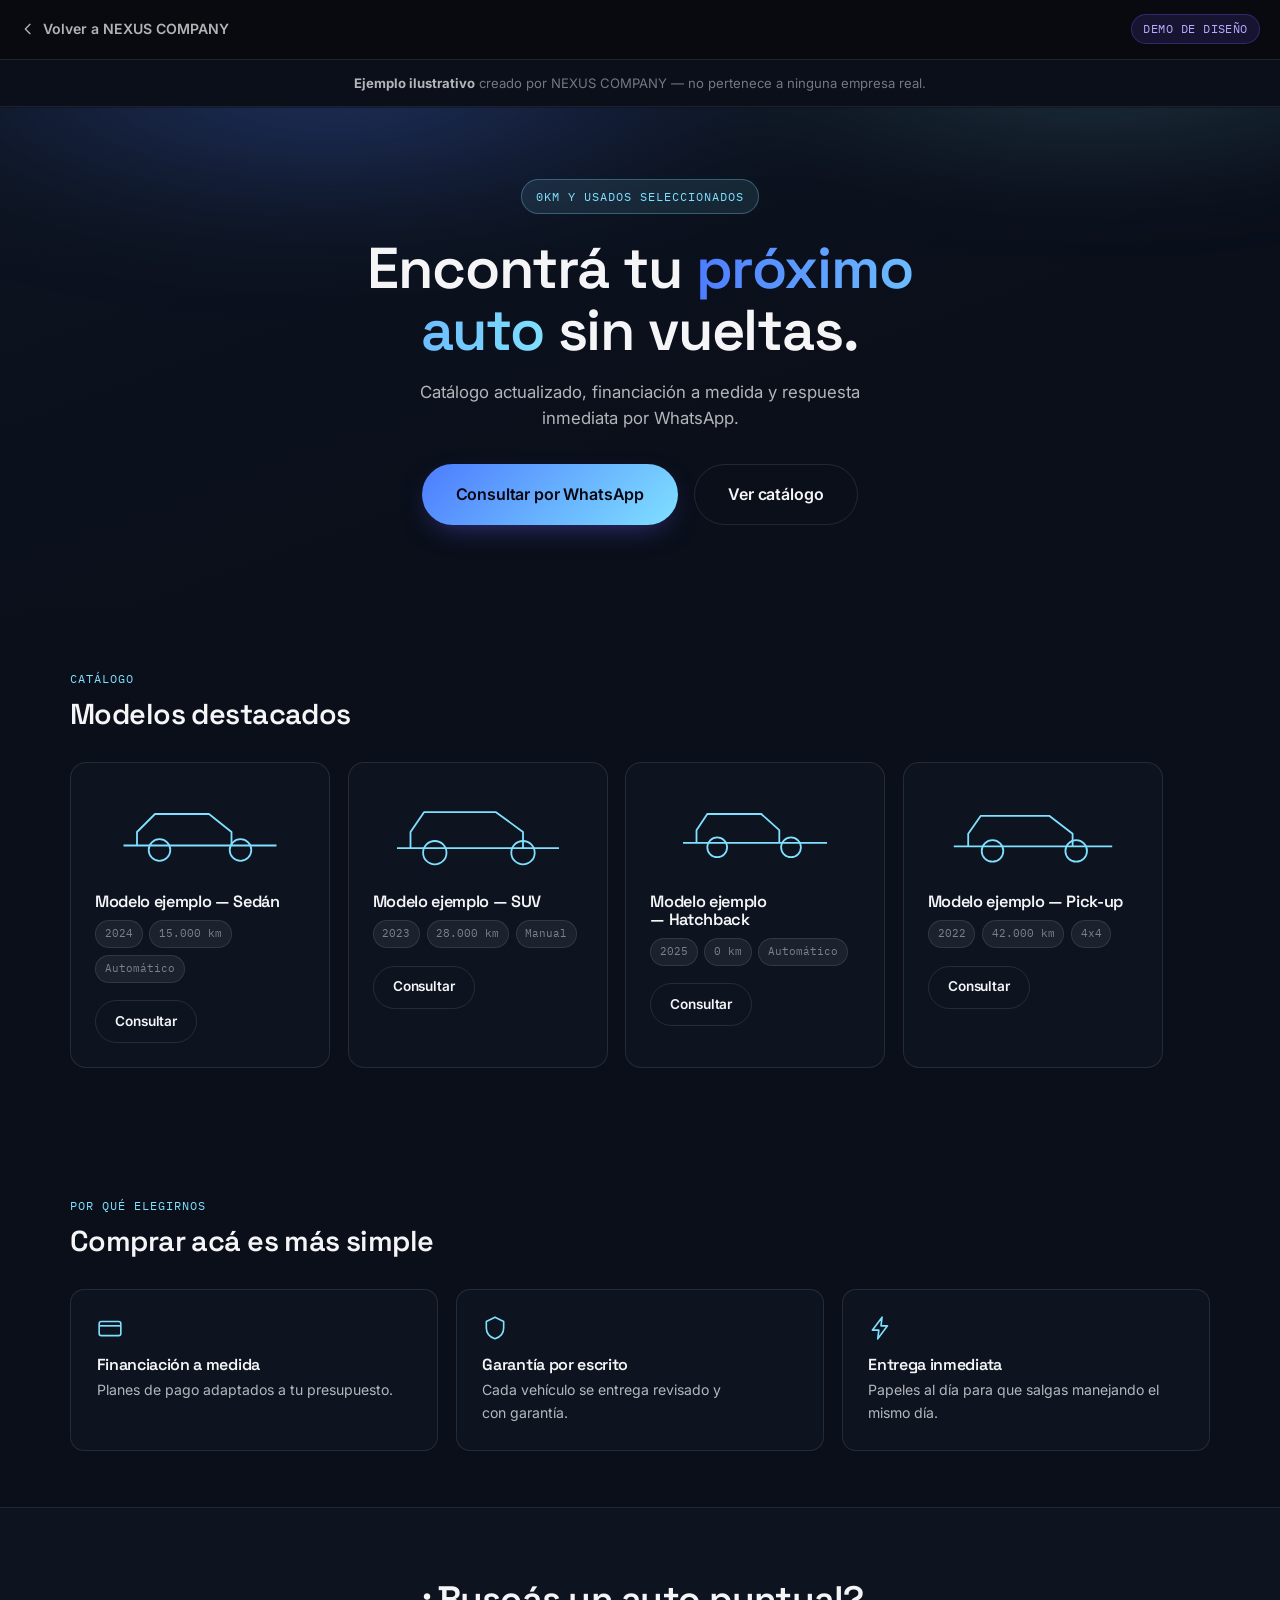
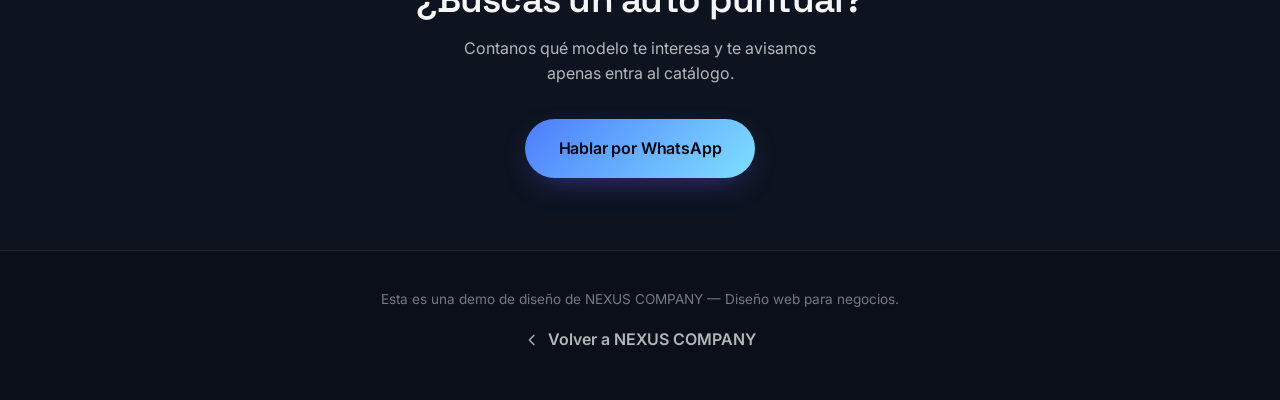
<file: demos/concesionaria.html>
<!doctype html>
<html lang="es">
<head>
  <meta charset="UTF-8" />
  <meta name="viewport" content="width=device-width, initial-scale=1" />
  <title>Demo — Concesionaria · NEXUS COMPANY</title>
  <meta name="description" content="Ejemplo de diseño web para una concesionaria de autos, creado por NEXUS COMPANY. Página demostrativa, no pertenece a una empresa real." />
  <meta name="robots" content="noindex, nofollow" />

  <link rel="preconnect" href="https://fonts.googleapis.com">
  <link rel="preconnect" href="https://fonts.gstatic.com" crossorigin>
  <link rel="stylesheet" href="https://fonts.googleapis.com/css2?family=Space+Grotesk:wght@500;600;700&family=Inter:wght@400;500;600;700&family=IBM+Plex+Mono:wght@400;500&display=swap">

  <link rel="stylesheet" href="../styles.css?v=20261028" />
  <link rel="stylesheet" href="demo.css?v=20260926" />
  <style>
    :root {
      --bg: #0a0f1a;
      --bg-2: #0d1420;
      --accent: #4d7cff;
      --accent-2: #7fe0ff;
    }
    body { background: var(--bg); overflow-x: clip; }

    .cnc-hero {
      position: relative;
      padding: 4.5rem 1.25rem 5.5rem;
      text-align: center;
      overflow: clip;
      clip-path: polygon(0 0, 100% 0, 100% 92%, 0 100%);
      background: linear-gradient(160deg, var(--bg-2), var(--bg) 60%);
    }
    .cnc-hero::before {
      content: "";
      position: absolute; inset: -20% -10% auto -10%; height: 70%;
      background: radial-gradient(45% 60% at 30% 20%, rgba(77,124,255,.35), transparent 70%),
                  radial-gradient(40% 50% at 80% 10%, rgba(127,224,255,.25), transparent 70%);
      filter: blur(60px);
      pointer-events: none;
    }
    .cnc-badge { position: relative; display: inline-block; font-family: var(--font-mono); font-size: .78rem; letter-spacing: .08em; text-transform: uppercase; color: var(--accent-2); background: rgba(127,224,255,.1); border: 1px solid rgba(127,224,255,.3); padding: .4rem .9rem; border-radius: 999px; margin-bottom: 1.4rem; }
    .cnc-title { position: relative; font-size: clamp(2.1rem, 6vw, 3.6rem); max-width: 18ch; margin: 0 auto 1.1rem; }
    .cnc-title em { font-style: normal; background: linear-gradient(90deg, var(--accent), var(--accent-2)); -webkit-background-clip: text; background-clip: text; color: transparent; }
    .cnc-sub { position: relative; color: var(--ink-soft); max-width: 44ch; margin: 0 auto 2rem; font-size: 1.05rem; }
    .cnc-actions { position: relative; display: flex; flex-wrap: wrap; justify-content: center; gap: 1rem; }

    .cnc-section { padding: 3.5rem 1.25rem; max-width: 1180px; margin-inline: auto; }
    .cnc-section-head { margin-bottom: 2rem; }
    .cnc-section-head p { font-family: var(--font-mono); font-size: .78rem; letter-spacing: .08em; text-transform: uppercase; color: var(--accent-2); margin-bottom: .6rem; }
    .cnc-section-head h2 { font-size: 1.8rem; }

    .cnc-catalog {
      display: flex;
      gap: 1.1rem;
      overflow-x: auto;
      overflow-y: visible;
      scroll-snap-type: x mandatory;
      padding-bottom: 1rem;
      margin: 0 -1.25rem;
      padding-inline: 1.25rem;
    }
    .cnc-car {
      scroll-snap-align: start;
      flex: 0 0 260px;
      background: var(--bg-2);
      border: 1px solid rgba(247,247,250,.1);
      border-radius: 16px;
      padding: 1.5rem;
      transition: border-color .3s ease, transform .3s ease;
    }
    .cnc-car:hover { border-color: rgba(127,224,255,.4); transform: translateY(-4px); }
    .cnc-car svg { width: 100%; height: 90px; color: var(--accent-2); margin-bottom: 1rem; }
    .cnc-car h3 { font-size: 1.02rem; margin-bottom: .6rem; }
    .cnc-specs { display: flex; flex-wrap: wrap; gap: .4rem; margin-bottom: 1.1rem; }
    .cnc-specs span { font-family: var(--font-mono); font-size: .7rem; padding: .25rem .55rem; border-radius: 999px; background: rgba(255,255,255,.06); color: var(--ink-mute); border: 1px solid rgba(255,255,255,.1); }

    .cnc-why { display: grid; gap: 1.1rem; grid-template-columns: 1fr; }
    .cnc-why article { background: var(--bg-2); border: 1px solid rgba(247,247,250,.1); border-radius: 14px; padding: 1.6rem; }
    .cnc-why svg { width: 26px; height: 26px; color: var(--accent-2); margin-bottom: .9rem; }
    .cnc-why h3 { font-size: 1rem; margin-bottom: .4rem; }
    .cnc-why p { font-size: .88rem; color: var(--ink-soft); }

    .cnc-cta { text-align: center; padding: 4.5rem 1.25rem; background: var(--bg-2); border-top: 1px solid rgba(247,247,250,.08); }
    .cnc-cta h2 { font-size: clamp(1.6rem, 4vw, 2.3rem); max-width: 20ch; margin: 0 auto 1rem; }
    .cnc-cta p { color: var(--ink-soft); max-width: 40ch; margin: 0 auto 2rem; }

    @media (min-width: 720px) { .cnc-why { grid-template-columns: repeat(3, 1fr); } }
  </style>
</head>
<body>
  <header class="demo-topbar">
    <a class="demo-back" href="../index.html#proyectos">
      <svg viewBox="0 0 24 24" fill="none" aria-hidden="true"><path d="M15 5 8 12l7 7" stroke="currentColor" stroke-width="2" stroke-linecap="round" stroke-linejoin="round"/></svg>
      Volver a NEXUS COMPANY
    </a>
    <span class="demo-topbar-badge">Demo de diseño</span>
  </header>

  <p class="demo-disclaimer">
    <strong>Ejemplo ilustrativo</strong> creado por NEXUS COMPANY — no pertenece a ninguna empresa real.
  </p>

  <main>
    <section class="cnc-hero">
      <span class="cnc-badge">0KM y usados seleccionados</span>
      <h1 class="cnc-title">Encontrá tu <em>próximo auto</em> sin vueltas.</h1>
      <p class="cnc-sub">Catálogo actualizado, financiación a medida y respuesta inmediata por WhatsApp.</p>
      <div class="cnc-actions">
        <a class="btn btn-primary btn-lg" href="../index.html#contacto">Consultar por WhatsApp</a>
        <a class="btn btn-ghost btn-lg" href="#cnc-catalogo">Ver catálogo</a>
      </div>
    </section>

    <section class="cnc-section" id="cnc-catalogo">
      <div class="cnc-section-head"><p>Catálogo</p><h2>Modelos destacados</h2></div>
      <div class="cnc-catalog">
        <article class="cnc-car">
          <svg viewBox="0 0 200 100" fill="none"><path d="M15 65h170M30 65v-15l20-20h60l25 20v15" stroke="currentColor" stroke-width="2" stroke-linejoin="round"/><circle cx="55" cy="70" r="12" stroke="currentColor" stroke-width="2"/><circle cx="145" cy="70" r="12" stroke="currentColor" stroke-width="2"/></svg>
          <h3>Modelo ejemplo — Sedán</h3>
          <div class="cnc-specs"><span>2024</span><span>15.000 km</span><span>Automático</span></div>
          <a class="btn btn-ghost btn-sm" href="../index.html#contacto">Consultar</a>
        </article>
        <article class="cnc-car">
          <svg viewBox="0 0 200 100" fill="none"><path d="M10 68h180M25 68V50l15-22h80l30 22v18" stroke="currentColor" stroke-width="2" stroke-linejoin="round"/><circle cx="52" cy="73" r="13" stroke="currentColor" stroke-width="2"/><circle cx="150" cy="73" r="13" stroke="currentColor" stroke-width="2"/></svg>
          <h3>Modelo ejemplo — SUV</h3>
          <div class="cnc-specs"><span>2023</span><span>28.000 km</span><span>Manual</span></div>
          <a class="btn btn-ghost btn-sm" href="../index.html#contacto">Consultar</a>
        </article>
        <article class="cnc-car">
          <svg viewBox="0 0 200 100" fill="none"><path d="M20 62h160M35 62V48l12-18h60l20 18v14" stroke="currentColor" stroke-width="2" stroke-linejoin="round"/><circle cx="58" cy="67" r="11" stroke="currentColor" stroke-width="2"/><circle cx="140" cy="67" r="11" stroke="currentColor" stroke-width="2"/></svg>
          <h3>Modelo ejemplo — Hatchback</h3>
          <div class="cnc-specs"><span>2025</span><span>0 km</span><span>Automático</span></div>
          <a class="btn btn-ghost btn-sm" href="../index.html#contacto">Consultar</a>
        </article>
        <article class="cnc-car">
          <svg viewBox="0 0 200 100" fill="none"><path d="M12 66h176M28 66V52l14-20h76l26 20v14" stroke="currentColor" stroke-width="2" stroke-linejoin="round"/><circle cx="55" cy="71" r="12" stroke="currentColor" stroke-width="2"/><circle cx="148" cy="71" r="12" stroke="currentColor" stroke-width="2"/></svg>
          <h3>Modelo ejemplo — Pick-up</h3>
          <div class="cnc-specs"><span>2022</span><span>42.000 km</span><span>4x4</span></div>
          <a class="btn btn-ghost btn-sm" href="../index.html#contacto">Consultar</a>
        </article>
      </div>
    </section>

    <section class="cnc-section">
      <div class="cnc-section-head"><p>Por qué elegirnos</p><h2>Comprar acá es más simple</h2></div>
      <div class="cnc-why">
        <article>
          <svg viewBox="0 0 24 24" fill="none"><rect x="2" y="6" width="20" height="13" rx="2" stroke="currentColor" stroke-width="1.5"/><path d="M2 10h20" stroke="currentColor" stroke-width="1.5"/></svg>
          <h3>Financiación a medida</h3>
          <p>Planes de pago adaptados a tu presupuesto.</p>
        </article>
        <article>
          <svg viewBox="0 0 24 24" fill="none"><path d="M12 2 4 6v6c0 5 3.5 8.5 8 10 4.5-1.5 8-5 8-10V6l-8-4Z" stroke="currentColor" stroke-width="1.5" stroke-linejoin="round"/></svg>
          <h3>Garantía por escrito</h3>
          <p>Cada vehículo se entrega revisado y con garantía.</p>
        </article>
        <article>
          <svg viewBox="0 0 24 24" fill="none"><path d="M13 2 4 14h6l-1 8 9-12h-6l1-8Z" stroke="currentColor" stroke-width="1.5" stroke-linejoin="round"/></svg>
          <h3>Entrega inmediata</h3>
          <p>Papeles al día para que salgas manejando el mismo día.</p>
        </article>
      </div>
    </section>

    <section class="cnc-cta">
      <h2>¿Buscás un auto puntual?</h2>
      <p>Contanos qué modelo te interesa y te avisamos apenas entra al catálogo.</p>
      <a class="btn btn-primary btn-lg" href="../index.html#contacto">Hablar por WhatsApp</a>
    </section>
  </main>

  <footer class="demo-footer">
    <p>Esta es una demo de diseño de NEXUS COMPANY — Diseño web para negocios.</p>
    <a class="demo-back" href="../index.html#proyectos">
      <svg viewBox="0 0 24 24" fill="none" aria-hidden="true"><path d="M15 5 8 12l7 7" stroke="currentColor" stroke-width="2" stroke-linecap="round" stroke-linejoin="round"/></svg>
      Volver a NEXUS COMPANY
    </a>
  </footer>
</body>
</html>
</file>
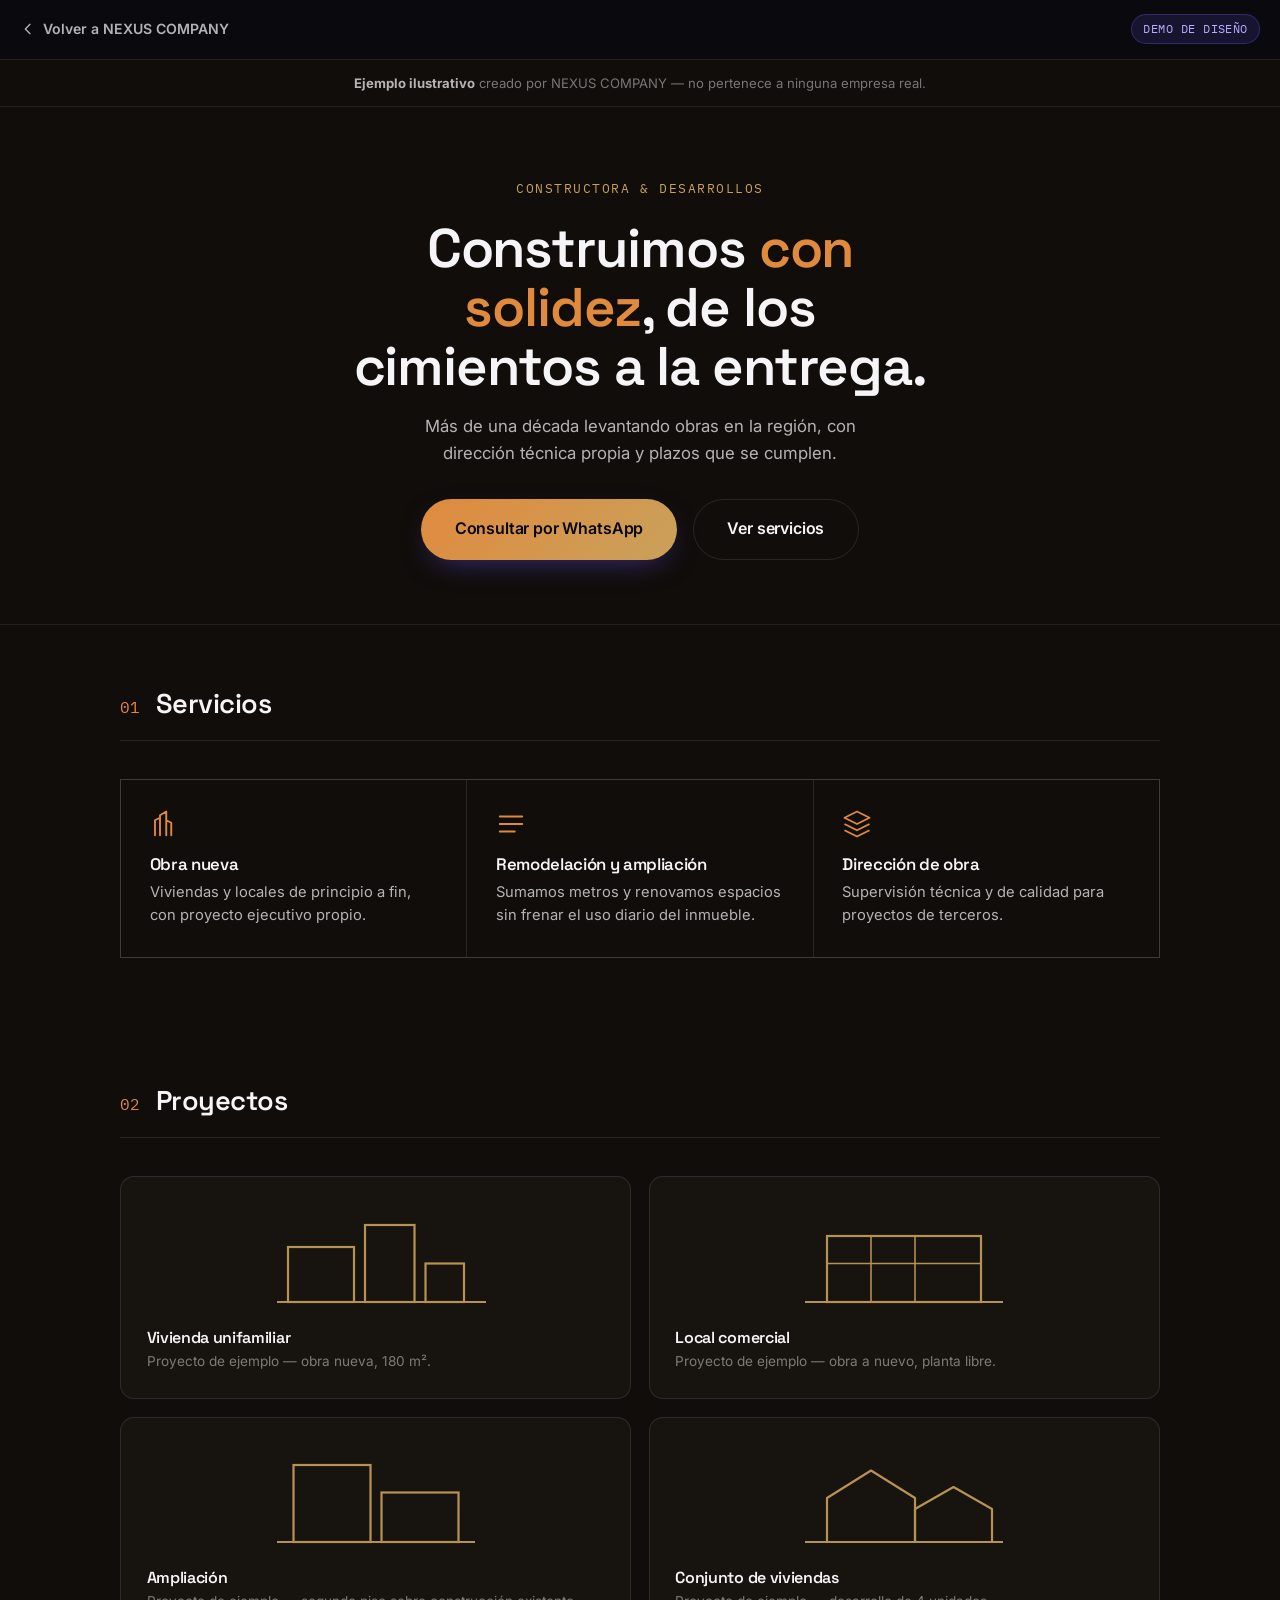
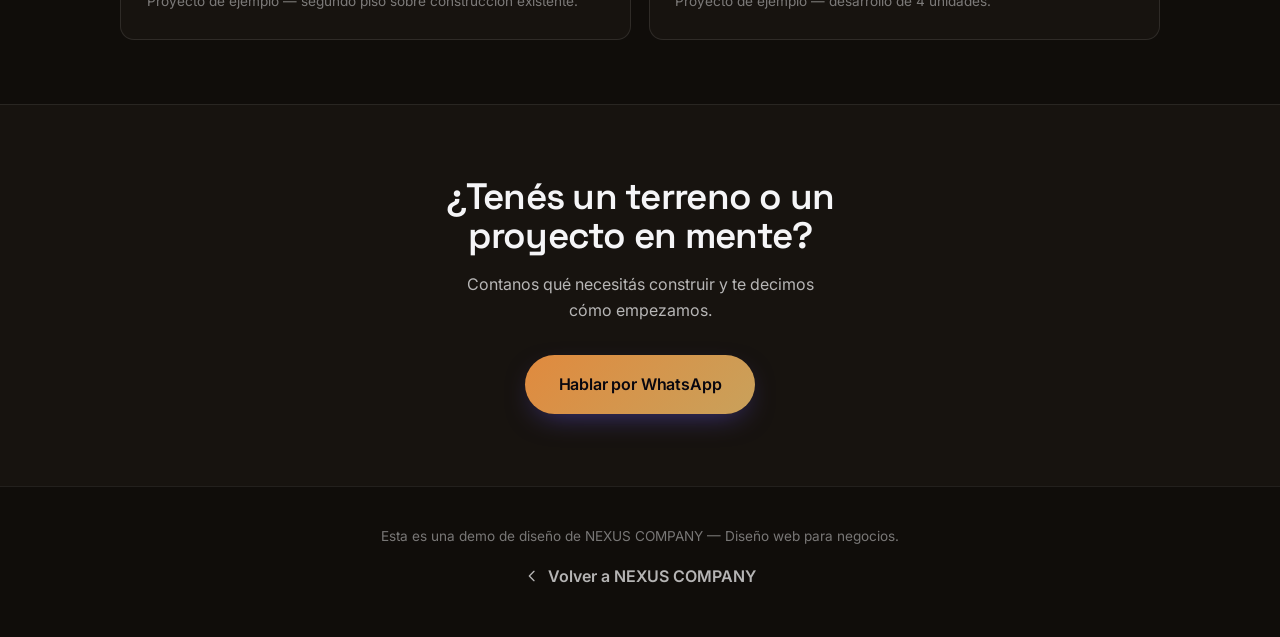
<file: demos/constructora.html>
<!doctype html>
<html lang="es">
<head>
  <meta charset="UTF-8" />
  <meta name="viewport" content="width=device-width, initial-scale=1" />
  <title>Demo — Constructora · NEXUS COMPANY</title>
  <meta name="description" content="Ejemplo de diseño web para una constructora, creado por NEXUS COMPANY. Página demostrativa, no pertenece a una empresa real." />
  <meta name="robots" content="noindex, nofollow" />

  <link rel="preconnect" href="https://fonts.googleapis.com">
  <link rel="preconnect" href="https://fonts.gstatic.com" crossorigin>
  <link rel="stylesheet" href="https://fonts.googleapis.com/css2?family=Space+Grotesk:wght@500;600;700&family=Inter:wght@400;500;600;700&family=IBM+Plex+Mono:wght@400;500&display=swap">

  <link rel="stylesheet" href="../styles.css?v=20261028" />
  <link rel="stylesheet" href="demo.css?v=20260926" />
  <style>
    /* ---- Paleta y tipografía propias de esta demo (constructora) ---- */
    :root {
      --bg: #100d0a;
      --bg-2: #17130f;
      --accent: #e08a3e;
      --accent-2: #c9a15b;
    }
    body { background: var(--bg); }

    .cst-hero { padding: 4.5rem 1.25rem 4rem; text-align: center; border-bottom: 1px solid rgba(247,247,250,.08); }
    .cst-kicker { font-family: var(--font-mono); font-size: .8rem; letter-spacing: .12em; text-transform: uppercase; color: var(--accent-2); margin-bottom: 1.2rem; }
    .cst-title { font-size: clamp(2rem, 5.5vw, 3.4rem); max-width: 18ch; margin: 0 auto 1.1rem; }
    .cst-title span { color: var(--accent); }
    .cst-sub { color: var(--ink-soft); max-width: 46ch; margin: 0 auto 2rem; font-size: 1.05rem; }
    .cst-actions { display: flex; flex-wrap: wrap; justify-content: center; gap: 1rem; }

    .cst-section { padding: 4rem 1.25rem; max-width: 1080px; margin-inline: auto; }
    .cst-section-head { display: flex; align-items: baseline; gap: 1rem; margin-bottom: 2.4rem; border-bottom: 1px solid rgba(247,247,250,.1); padding-bottom: 1.2rem; }
    .cst-section-num { font-family: var(--font-mono); color: var(--accent); font-size: 1rem; }
    .cst-section-head h2 { font-size: 1.7rem; }

    .cst-services { display: grid; gap: 1px; background: rgba(247,247,250,.1); border: 1px solid rgba(247,247,250,.1); grid-template-columns: 1fr; }
    .cst-service { background: var(--bg); padding: 1.8rem; }
    .cst-service svg { width: 30px; height: 30px; color: var(--accent); margin-bottom: 1rem; }
    .cst-service h3 { font-size: 1.05rem; margin-bottom: .5rem; }
    .cst-service p { color: var(--ink-soft); font-size: .92rem; }

    .cst-projects { display: grid; gap: 1.1rem; grid-template-columns: 1fr; }
    .cst-project { border: 1px solid rgba(247,247,250,.1); border-radius: 14px; padding: 1.6rem; background: var(--bg-2); }
    .cst-project svg { width: 100%; height: 110px; color: var(--accent-2); opacity: .9; margin-bottom: 1rem; }
    .cst-project h3 { font-size: 1rem; margin-bottom: .3rem; }
    .cst-project p { font-size: .85rem; color: var(--ink-mute); }

    .cst-cta { text-align: center; padding: 4.5rem 1.25rem; background: var(--bg-2); border-top: 1px solid rgba(247,247,250,.08); }
    .cst-cta h2 { font-size: clamp(1.6rem, 4vw, 2.3rem); max-width: 20ch; margin: 0 auto 1rem; }
    .cst-cta p { color: var(--ink-soft); max-width: 40ch; margin: 0 auto 2rem; }

    @media (min-width: 720px) {
      .cst-services { grid-template-columns: repeat(3, 1fr); }
      .cst-projects { grid-template-columns: repeat(2, 1fr); }
    }
  </style>
</head>
<body>
  <header class="demo-topbar">
    <a class="demo-back" href="../index.html#proyectos">
      <svg viewBox="0 0 24 24" fill="none" aria-hidden="true"><path d="M15 5 8 12l7 7" stroke="currentColor" stroke-width="2" stroke-linecap="round" stroke-linejoin="round"/></svg>
      Volver a NEXUS COMPANY
    </a>
    <span class="demo-topbar-badge">Demo de diseño</span>
  </header>

  <p class="demo-disclaimer">
    <strong>Ejemplo ilustrativo</strong> creado por NEXUS COMPANY — no pertenece a ninguna empresa real.
  </p>

  <main>
    <section class="cst-hero">
      <p class="cst-kicker">Constructora &amp; desarrollos</p>
      <h1 class="cst-title">Construimos <span>con solidez</span>, de los cimientos a la entrega.</h1>
      <p class="cst-sub">Más de una década levantando obras en la región, con dirección técnica propia y plazos que se cumplen.</p>
      <div class="cst-actions">
        <a class="btn btn-primary btn-lg" href="../index.html#contacto">Consultar por WhatsApp</a>
        <a class="btn btn-ghost btn-lg" href="#cst-servicios">Ver servicios</a>
      </div>
    </section>

    <section class="cst-section" id="cst-servicios">
      <div class="cst-section-head"><span class="cst-section-num">01</span><h2>Servicios</h2></div>
      <div class="cst-services">
        <article class="cst-service">
          <svg viewBox="0 0 24 24" fill="none"><path d="M4 21V9l4-2v14M8 21V5l5-3v19M13 21V9l4 2v10" stroke="currentColor" stroke-width="1.5" stroke-linecap="round" stroke-linejoin="round"/></svg>
          <h3>Obra nueva</h3>
          <p>Viviendas y locales de principio a fin, con proyecto ejecutivo propio.</p>
        </article>
        <article class="cst-service">
          <svg viewBox="0 0 24 24" fill="none"><path d="M3 12h18M3 6h18M3 18h12" stroke="currentColor" stroke-width="1.5" stroke-linecap="round"/></svg>
          <h3>Remodelación y ampliación</h3>
          <p>Sumamos metros y renovamos espacios sin frenar el uso diario del inmueble.</p>
        </article>
        <article class="cst-service">
          <svg viewBox="0 0 24 24" fill="none"><path d="M12 2 2 7l10 5 10-5-10-5Z" stroke="currentColor" stroke-width="1.5" stroke-linejoin="round"/><path d="M2 17l10 5 10-5M2 12l10 5 10-5" stroke="currentColor" stroke-width="1.5" stroke-linejoin="round"/></svg>
          <h3>Dirección de obra</h3>
          <p>Supervisión técnica y de calidad para proyectos de terceros.</p>
        </article>
      </div>
    </section>

    <section class="cst-section">
      <div class="cst-section-head"><span class="cst-section-num">02</span><h2>Proyectos</h2></div>
      <div class="cst-projects">
        <article class="cst-project">
          <svg viewBox="0 0 200 100" fill="none" preserveAspectRatio="xMidYMid meet"><rect x="20" y="40" width="60" height="50" stroke="currentColor" stroke-width="2"/><rect x="90" y="20" width="45" height="70" stroke="currentColor" stroke-width="2"/><rect x="145" y="55" width="35" height="35" stroke="currentColor" stroke-width="2"/><path d="M10 90h190" stroke="currentColor" stroke-width="2"/></svg>
          <h3>Vivienda unifamiliar</h3>
          <p>Proyecto de ejemplo — obra nueva, 180 m².</p>
        </article>
        <article class="cst-project">
          <svg viewBox="0 0 200 100" fill="none" preserveAspectRatio="xMidYMid meet"><rect x="30" y="30" width="140" height="60" stroke="currentColor" stroke-width="2"/><path d="M30 55h140M70 30v60M110 30v60" stroke="currentColor" stroke-width="1.4"/><path d="M10 90h180" stroke="currentColor" stroke-width="2"/></svg>
          <h3>Local comercial</h3>
          <p>Proyecto de ejemplo — obra a nuevo, planta libre.</p>
        </article>
        <article class="cst-project">
          <svg viewBox="0 0 200 100" fill="none" preserveAspectRatio="xMidYMid meet"><rect x="25" y="20" width="70" height="70" stroke="currentColor" stroke-width="2"/><rect x="105" y="45" width="70" height="45" stroke="currentColor" stroke-width="2"/><path d="M10 90h180" stroke="currentColor" stroke-width="2"/></svg>
          <h3>Ampliación</h3>
          <p>Proyecto de ejemplo — segundo piso sobre construcción existente.</p>
        </article>
        <article class="cst-project">
          <svg viewBox="0 0 200 100" fill="none" preserveAspectRatio="xMidYMid meet"><path d="M30 90V50l40-25 40 25v40" stroke="currentColor" stroke-width="2" stroke-linejoin="round"/><path d="M110 90V60l35-20 35 20v30" stroke="currentColor" stroke-width="2" stroke-linejoin="round"/><path d="M10 90h180" stroke="currentColor" stroke-width="2"/></svg>
          <h3>Conjunto de viviendas</h3>
          <p>Proyecto de ejemplo — desarrollo de 4 unidades.</p>
        </article>
      </div>
    </section>

    <section class="cst-cta">
      <h2>¿Tenés un terreno o un proyecto en mente?</h2>
      <p>Contanos qué necesitás construir y te decimos cómo empezamos.</p>
      <a class="btn btn-primary btn-lg" href="../index.html#contacto">Hablar por WhatsApp</a>
    </section>
  </main>

  <footer class="demo-footer">
    <p>Esta es una demo de diseño de NEXUS COMPANY — Diseño web para negocios.</p>
    <a class="demo-back" href="../index.html#proyectos">
      <svg viewBox="0 0 24 24" fill="none" aria-hidden="true"><path d="M15 5 8 12l7 7" stroke="currentColor" stroke-width="2" stroke-linecap="round" stroke-linejoin="round"/></svg>
      Volver a NEXUS COMPANY
    </a>
  </footer>
</body>
</html>
</file>
<file: styles.css>
/* =============================================================
   NEXUS COMPANY — styles.css
   1. Tokens  2. Reset  3. Utilities  4. Typography  5. Components
   6. Sections  7. Effects  8. Responsive  9. Reduced motion
   ============================================================= */

/* =============================================================
   1. Tokens
   ============================================================= */
:root {
  --bg:        #0a0a0f;
  --bg-2:      #101018;
  --bg-card:   rgba(247, 247, 250, 0.045);
  --bg-card-hover: rgba(247, 247, 250, 0.075);
  --line:      rgba(247, 247, 250, 0.10);
  --line-soft: rgba(247, 247, 250, 0.06);

  --ink:       #f5f5f7;
  --ink-soft:  rgba(245, 245, 247, 0.72);
  --ink-mute:  rgba(245, 245, 247, 0.46);

  --accent:    #6d5bff;
  --accent-2:  #00d4ff;
  --accent-3:  #ff5fa2;

  --font-display: "Space Grotesk", "Segoe UI", sans-serif;
  --font-body:    "Inter", -apple-system, BlinkMacSystemFont, "Segoe UI", sans-serif;
  --font-mono:    "IBM Plex Mono", "Courier New", monospace;

  --ease-out:    cubic-bezier(0.16, 1, 0.3, 1);
  --ease-soft:   cubic-bezier(0.25, 0.46, 0.45, 0.94);
  --ease-bounce: cubic-bezier(0.34, 1.56, 0.64, 1);

  --container: 1180px;
  --radius-sm: 10px;
  --radius-md: 16px;
  --radius-lg: 26px;

  --nav-h: 76px;
}

/* =============================================================
   2. Reset & base
   ============================================================= */
*, *::before, *::after { box-sizing: border-box; margin: 0; }
html {
  -webkit-text-size-adjust: 100%;
  tab-size: 2;
  scroll-behavior: smooth;
  scroll-padding-top: var(--nav-h);
}
@media (prefers-reduced-motion: reduce) {
  html { scroll-behavior: auto; }
}
body {
  background: var(--bg);
  color: var(--ink);
  font-family: var(--font-body);
  font-size: 16px;
  line-height: 1.6;
  -webkit-font-smoothing: antialiased;
  -moz-osx-font-smoothing: grayscale;
  text-rendering: optimizeLegibility;
  overflow-x: clip;
  overscroll-behavior-y: none;
}
img, svg, video { display: block; max-width: 100%; }
img { height: auto; }
button { font: inherit; color: inherit; cursor: pointer; border: 0; background: none; }
a { color: inherit; text-decoration: none; }
p { text-wrap: pretty; }
h1, h2, h3, h4 { text-wrap: balance; line-height: 1.08; letter-spacing: -0.02em; font-family: var(--font-display); font-weight: 600; }
ul, ol { list-style: none; padding: 0; }
::selection { background: var(--accent); color: var(--ink); }

:focus-visible {
  outline: 2px solid var(--accent-2);
  outline-offset: 3px;
  border-radius: 4px;
}

.skip-link {
  position: fixed; top: -100px; left: 1rem;
  padding: .7rem 1.1rem; background: var(--ink); color: var(--bg);
  z-index: 9999; border-radius: 8px; font-weight: 600; font-size: .9rem;
  transition: top .25s var(--ease-out);
}
.skip-link:focus { top: 1rem; }

/* =============================================================
   3. Utilities
   ============================================================= */
.container {
  width: 100%;
  max-width: var(--container);
  margin-inline: auto;
  padding-inline: 1.25rem;
}
.only-desktop { display: none; }
@media (min-width: 720px) { .only-desktop { display: inline; } }

.grid { display: grid; gap: 1.1rem; }

.eyebrow {
  font-family: var(--font-mono);
  font-size: .78rem;
  letter-spacing: .08em;
  text-transform: uppercase;
  color: var(--accent-2);
  margin-bottom: .75rem;
}
.section-title {
  font-size: clamp(1.9rem, 4.2vw, 2.7rem);
  margin-bottom: .9rem;
}
.section-lead {
  color: var(--ink-soft);
  font-size: 1.05rem;
  max-width: 46ch;
  margin-bottom: 2.6rem;
}

/* =============================================================
   5. Components
   ============================================================= */

/* --- Buttons --- */
.btn {
  display: inline-flex;
  align-items: center;
  justify-content: center;
  gap: .5rem;
  padding: .85rem 1.6rem;
  border-radius: 999px;
  font-weight: 600;
  font-size: .95rem;
  letter-spacing: -0.01em;
  transition: transform .35s var(--ease-out), box-shadow .35s var(--ease-out), background .35s var(--ease-out), border-color .35s var(--ease-out);
  white-space: nowrap;
}
.btn-primary {
  background: linear-gradient(135deg, var(--accent), var(--accent-2));
  color: #08060f;
  box-shadow: 0 10px 30px -12px rgba(109, 91, 255, 0.55);
}
.btn-primary:hover { transform: translateY(-2px); box-shadow: 0 16px 38px -12px rgba(109, 91, 255, 0.7); }
.btn-ghost {
  background: transparent;
  color: var(--ink);
  border: 1px solid var(--line);
}
.btn-ghost:hover { border-color: var(--accent-2); background: rgba(0, 212, 255, 0.06); transform: translateY(-2px); }
.btn-lg { padding: 1.05rem 2.1rem; font-size: 1rem; }
.btn-sm { padding: .6rem 1.2rem; font-size: .85rem; }

/* --- Badge / notice --- */
.badge {
  display: inline-block;
  font-family: var(--font-mono);
  font-size: .72rem;
  letter-spacing: .04em;
  text-transform: uppercase;
  padding: .3rem .7rem;
  border-radius: 999px;
  background: rgba(109, 91, 255, 0.14);
  color: #b6acff;
  border: 1px solid rgba(109, 91, 255, 0.3);
  margin-bottom: .9rem;
}
.demo-notice {
  display: flex;
  align-items: flex-start;
  gap: .7rem;
  padding: .9rem 1.1rem;
  border: 1px solid var(--line);
  border-radius: var(--radius-sm);
  background: var(--bg-card);
  color: var(--ink-soft);
  max-width: 52ch;
  margin-bottom: 2.6rem;
  font-size: .92rem;
}
.demo-notice svg { flex-shrink: 0; margin-top: .1rem; color: var(--accent-2); }
.demo-notice strong { color: var(--ink); }

/* --- Cards base --- */
.card {
  background: var(--bg-card);
  border: 1px solid var(--line);
  border-radius: var(--radius-md);
  padding: 1.9rem;
  transition: transform .4s var(--ease-out), border-color .4s var(--ease-out), background .4s var(--ease-out);
}

.card-icon {
  display: inline-flex;
  align-items: center;
  justify-content: center;
  width: 46px; height: 46px;
  border-radius: 12px;
  background: rgba(109, 91, 255, 0.12);
  color: var(--accent-2);
  margin-bottom: 1.1rem;
}
.card-icon svg { width: 22px; height: 22px; }

/* --- Service cards --- */
.card-service h3 { font-size: 1.12rem; margin-bottom: .5rem; }
.card-service p { color: var(--ink-soft); font-size: .95rem; }
.card-service:hover {
  transform: translateY(-6px);
  border-color: rgba(109, 91, 255, 0.35);
  background: var(--bg-card-hover);
}

/* --- Why-us list --- */
.why-item {
  display: flex;
  gap: 1.1rem;
  padding: 1.4rem 0;
  border-top: 1px solid var(--line-soft);
}
.why-item:last-child { border-bottom: 1px solid var(--line-soft); }
.why-icon {
  flex-shrink: 0;
  display: inline-flex;
  align-items: center;
  justify-content: center;
  width: 42px; height: 42px;
  border-radius: 50%;
  border: 1px solid var(--line);
  color: var(--accent-2);
}
.why-icon svg { width: 20px; height: 20px; }
.why-item h3 { font-size: 1.05rem; margin-bottom: .35rem; }
.why-item p { color: var(--ink-soft); font-size: .93rem; }

/* --- Process --- */
.process-list {
  display: grid;
  gap: 0;
  counter-reset: step;
}
.process-item {
  display: grid;
  grid-template-columns: auto 1fr;
  gap: 1.3rem;
  padding: 1.6rem 0;
  border-top: 1px solid var(--line-soft);
  position: relative;
}
.process-item:last-child { border-bottom: 1px solid var(--line-soft); }
.process-num {
  font-family: var(--font-mono);
  font-size: 1.1rem;
  color: var(--accent-2);
  opacity: .85;
}
.process-item h3 { font-size: 1.08rem; margin-bottom: .35rem; }
.process-item p { color: var(--ink-soft); font-size: .93rem; max-width: 48ch; }

/* --- Contact cards --- */
.grid-contact { grid-template-columns: 1fr; }
.card-contact { display: block; }
.card-contact h3 { font-size: 1rem; margin-bottom: .3rem; color: var(--ink-soft); font-weight: 600; }
.card-contact p { font-family: var(--font-mono); font-size: 1rem; color: var(--ink); word-break: break-word; }
.card-contact:hover {
  transform: translateY(-6px);
  border-color: rgba(0, 212, 255, 0.35);
  background: var(--bg-card-hover);
}

/* =============================================================
   6. Sections
   ============================================================= */
.section { padding-block: clamp(4rem, 9vw, 7rem); }
.section-alt { background: var(--bg-2); }

/* --- Nav --- */
.site-nav {
  position: fixed;
  top: 0; left: 0; right: 0;
  z-index: 100;
  height: var(--nav-h);
  display: flex;
  align-items: center;
  background: transparent;
  border-bottom: 1px solid transparent;
  transition: background .4s var(--ease-out), border-color .4s var(--ease-out), backdrop-filter .4s var(--ease-out);
}
.site-nav.is-scrolled {
  background: rgba(10, 10, 15, 0.82);
  border-color: var(--line);
  backdrop-filter: blur(14px) saturate(140%);
  -webkit-backdrop-filter: blur(14px) saturate(140%);
}
.site-nav-inner {
  display: flex;
  align-items: center;
  justify-content: space-between;
  gap: 1rem;
}
.brand {
  display: inline-flex;
  align-items: center;
  gap: .6rem;
}
.brand-main {
  font-family: var(--font-display);
  font-weight: 700;
  font-size: 1.08rem;
  letter-spacing: .01em;
  color: var(--ink);
}
.brand-divider {
  width: 1px;
  height: 15px;
  background: linear-gradient(180deg, var(--accent), var(--accent-2));
  opacity: .75;
}
.brand-sub {
  font-family: var(--font-mono);
  font-weight: 500;
  font-size: .68rem;
  letter-spacing: .18em;
  text-transform: uppercase;
  color: var(--ink-mute);
  transition: color .3s var(--ease-out);
}
.brand:hover .brand-sub { color: var(--accent-2); }
.nav-links {
  display: none;
  align-items: center;
  gap: 2.1rem;
  font-size: .92rem;
  font-weight: 500;
}
.nav-links a { position: relative; color: var(--ink-soft); transition: color .3s var(--ease-out); }
.nav-links a::after {
  content: "";
  position: absolute; left: 0; right: 100%; bottom: -5px;
  height: 1px; background: var(--accent-2);
  transition: right .35s var(--ease-out);
}
.nav-links a:hover { color: var(--ink); }
.nav-links a:hover::after { right: 0; }
.nav-cta { display: none; }

.nav-toggle {
  display: inline-flex;
  flex-direction: column;
  justify-content: center;
  gap: 5px;
  width: 38px; height: 38px;
  align-items: center;
}
.nav-toggle span {
  display: block; width: 22px; height: 1.6px; background: var(--ink);
  border-radius: 2px;
  transition: transform .35s var(--ease-out), opacity .35s var(--ease-out);
}
.nav-toggle[aria-expanded="true"] span:nth-child(1) { transform: translateY(6.6px) rotate(45deg); }
.nav-toggle[aria-expanded="true"] span:nth-child(2) { opacity: 0; }
.nav-toggle[aria-expanded="true"] span:nth-child(3) { transform: translateY(-6.6px) rotate(-45deg); }

.mobile-menu {
  position: fixed;
  inset: var(--nav-h) 0 0 0;
  background: rgba(8, 8, 13, 0.98);
  backdrop-filter: blur(16px);
  display: flex;
  flex-direction: column;
  justify-content: center;
  align-items: center;
  gap: 2.2rem;
  transform: translateY(-8px);
  opacity: 0;
  pointer-events: none;
  transition: opacity .35s var(--ease-out), transform .35s var(--ease-out);
  z-index: 90;
}
.mobile-menu.is-open { opacity: 1; transform: translateY(0); pointer-events: auto; }
.mobile-menu nav { display: flex; flex-direction: column; align-items: center; gap: 1.6rem; }
.mobile-menu nav a { font-family: var(--font-display); font-size: 1.5rem; font-weight: 600; }

/* --- Hero --- */
.hero {
  position: relative;
  min-height: 100svh;
  display: flex;
  align-items: center;
  justify-content: center;
  overflow: clip;
  padding-block: calc(var(--nav-h) + 2rem) 3rem;
}
.hero-mesh {
  position: absolute;
  inset: -20% -10%;
  z-index: 0;
  background:
    radial-gradient(38% 32% at var(--mx, 28%) var(--my, 32%), rgba(109, 91, 255, 0.55), transparent 70%),
    radial-gradient(34% 30% at calc(100% - var(--mx, 28%)) calc(100% - var(--my, 32%)), rgba(0, 212, 255, 0.4), transparent 72%),
    radial-gradient(50% 40% at 50% 100%, rgba(255, 95, 162, 0.16), transparent 75%);
  filter: blur(70px) saturate(140%);
  animation: meshDrift 22s ease-in-out infinite;
  transition: background .6s var(--ease-out);
}
@keyframes meshDrift {
  0%, 100% { transform: scale(1) rotate(0deg); }
  50% { transform: scale(1.08) rotate(6deg); }
}
.hero-grain {
  position: absolute; inset: 0; z-index: 1;
  opacity: .05;
  mix-blend-mode: overlay;
  pointer-events: none;
  background-image: url("data:image/svg+xml;utf8,<svg xmlns='http://www.w3.org/2000/svg' width='120' height='120'><filter id='n'><feTurbulence type='fractalNoise' baseFrequency='0.9' numOctaves='2' stitchTiles='stitch'/></filter><rect width='100%25' height='100%25' filter='url(%23n)'/></svg>");
}
.hero-inner { position: relative; z-index: 2; text-align: center; }
.kicker {
  font-family: var(--font-mono);
  font-size: .82rem;
  letter-spacing: .1em;
  text-transform: uppercase;
  color: var(--accent-2);
  margin-bottom: 1.3rem;
}
.hero-title {
  font-size: clamp(2.3rem, 7.2vw, 4.6rem);
  max-width: 20ch;
  margin-inline: auto;
  margin-bottom: 1.4rem;
}
.hero-title em {
  font-style: normal;
  background: linear-gradient(135deg, var(--accent-2), var(--accent), var(--accent-3));
  -webkit-background-clip: text;
  background-clip: text;
  color: transparent;
}
.hero-sub {
  color: var(--ink-soft);
  font-size: clamp(1rem, 1.6vw, 1.2rem);
  max-width: 42ch;
  margin: 0 auto 2.3rem;
}
.hero-actions {
  display: flex;
  flex-wrap: wrap;
  justify-content: center;
  gap: 1rem;
}
.scroll-cue {
  position: absolute;
  bottom: 2rem; left: 50%;
  transform: translateX(-50%);
  z-index: 2;
  color: var(--ink-mute);
  transition: color .3s var(--ease-out);
}
.scroll-cue:hover { color: var(--accent-2); }
.scroll-cue-dot { animation: scrollDot 2.2s ease-in-out infinite; }
@keyframes scrollDot {
  0%, 100% { transform: translateY(0); opacity: 1; }
  50% { transform: translateY(8px); opacity: .3; }
}

/* --- Demo mockups --- */
.grid-demos { grid-template-columns: 1fr; }
.card-demo {
  padding: 0;
  overflow: hidden;
  position: relative;
  transition: transform .45s var(--ease-out), border-color .45s var(--ease-out), box-shadow .45s var(--ease-out);
}
.card-demo::after {
  content: "";
  position: absolute; inset: 0;
  background: linear-gradient(115deg, transparent 42%, rgba(255,255,255,.16) 50%, transparent 58%);
  transform: translateX(-130%);
  transition: transform .9s var(--ease-out);
  pointer-events: none;
  z-index: 3;
}
.card-demo:hover { transform: translateY(-8px); border-color: rgba(255,255,255,.16); box-shadow: 0 28px 64px -24px var(--tone-shadow, rgba(109,91,255,.4)); }
.card-demo:hover::after { transform: translateX(130%); }
.card-demo--constructora { --tone-shadow: rgba(224, 138, 62, .38); }
.card-demo--concesionaria { --tone-shadow: rgba(77, 124, 255, .38); }
.card-demo--barberia { --tone-shadow: rgba(212, 63, 79, .38); }

.demo-frame { padding: .85rem .85rem 0; }
.demo-frame-bar {
  display: flex;
  align-items: center;
  gap: .4rem;
  padding: .6rem .7rem;
  background: linear-gradient(180deg, rgba(255,255,255,0.045), rgba(255,255,255,0.015));
  border: 1px solid var(--line);
  border-bottom: 0;
  border-radius: 10px 10px 0 0;
}
.demo-dot { width: 7px; height: 7px; border-radius: 50%; background: var(--ink-mute); }
.demo-url {
  margin-left: .55rem;
  font-family: var(--font-mono);
  font-size: .7rem;
  color: var(--ink-mute);
  display: flex;
  align-items: center;
  gap: .35rem;
}
.demo-url::before {
  content: "";
  width: 9px; height: 9px;
  border-radius: 50%;
  border: 1px solid currentColor;
  opacity: .6;
  flex-shrink: 0;
}

.demo-mock {
  position: relative;
  overflow: hidden;
  border: 1px solid var(--line);
  border-radius: 0 0 10px 10px;
  padding: 1.1rem;
  display: flex;
  flex-direction: column;
  gap: .85rem;
  --tone-a: var(--accent);
  --tone-b: var(--accent-2);
  background-image:
    radial-gradient(rgba(255,255,255,.05) 1px, transparent 1.4px),
    linear-gradient(160deg, #14131c, #0b0a10);
  background-size: 13px 13px, auto;
}
.demo-mock::before {
  content: "";
  position: absolute; inset: 0;
  background: linear-gradient(180deg, rgba(255,255,255,.05), transparent 40%);
  pointer-events: none;
}
.demo-mock--constructora { --tone-a: #e08a3e; --tone-b: #c9a15b; background-image: radial-gradient(rgba(255,255,255,.05) 1px, transparent 1.4px), linear-gradient(160deg, #1c1712, #100d0a); background-size: 13px 13px, auto; }
.demo-mock--concesionaria { --tone-a: #4d7cff; --tone-b: #7fe0ff; background-image: radial-gradient(rgba(255,255,255,.05) 1px, transparent 1.4px), linear-gradient(160deg, #0e1420, #0a0d14); background-size: 13px 13px, auto; }
.demo-mock--barberia { --tone-a: #d43f4f; --tone-b: #e0b15b; background-image: radial-gradient(rgba(255,255,255,.05) 1px, transparent 1.4px), linear-gradient(160deg, #1a1113, #100a0b); background-size: 13px 13px, auto; }

.dm-nav { position: relative; display: flex; align-items: center; gap: .45rem; }
.dm-logo { width: 15px; height: 15px; border-radius: 5px; background: linear-gradient(135deg, var(--tone-a), var(--tone-b)); flex-shrink: 0; }
.dm-navlink { width: 20px; height: 4px; border-radius: 3px; background: rgba(255,255,255,.15); }
.dm-navcta { margin-left: auto; width: 38px; height: 14px; border-radius: 999px; background: rgba(255,255,255,.08); border: 1px solid rgba(255,255,255,.16); }

.dm-hero { position: relative; display: flex; flex-direction: column; align-items: flex-start; gap: .5rem; padding-block: .3rem; }
.dm-tag { width: 46px; height: 12px; border-radius: 999px; background: rgba(255,255,255,.07); border: 1px solid var(--tone-b); opacity: .55; margin-bottom: .15rem; }
.dm-icon { width: 26px; height: 26px; color: var(--tone-b); margin-bottom: .2rem; }
.dm-line { height: 8px; border-radius: 4px; background: rgba(255,255,255,0.16); }
.dm-line-lg { width: 78%; height: 11px; background: linear-gradient(90deg, var(--tone-a), var(--tone-b)); opacity: .9; }
.dm-line-sm { width: 55%; }
.dm-btn { width: 64px; height: 16px; border-radius: 999px; background: linear-gradient(90deg, var(--tone-a), var(--tone-b)); opacity: .95; margin-top: .3rem; }

.dm-cards { position: relative; display: grid; grid-template-columns: repeat(3, 1fr); gap: .5rem; }
.dm-card {
  display: flex;
  flex-direction: column;
  gap: .32rem;
  padding: .45rem;
  border-radius: 7px;
  background: rgba(255,255,255,0.035);
  border: 1px solid rgba(255,255,255,0.08);
}
.dm-card-icon { width: 14px; height: 14px; border-radius: 5px; background: linear-gradient(135deg, var(--tone-a), var(--tone-b)); opacity: .8; }
.dm-card-line { height: 5px; border-radius: 3px; background: rgba(255,255,255,.14); }
.dm-card-line.is-short { width: 60%; }

.dm-footer {
  position: relative;
  display: flex;
  align-items: center;
  justify-content: space-between;
  padding-top: .65rem;
  margin-top: .2rem;
  border-top: 1px solid rgba(255,255,255,.08);
}
.dm-foot-line { width: 36%; height: 5px; border-radius: 3px; background: rgba(255,255,255,.1); }
.dm-foot-dots { display: flex; gap: .32rem; }
.dm-foot-dots span { width: 8px; height: 8px; border-radius: 50%; border: 1px solid rgba(255,255,255,.22); display: block; }

.card-demo-body { padding: 1.5rem 1.6rem 1.8rem; position: relative; }
.card-demo-cat {
  font-family: var(--font-mono);
  font-size: .74rem;
  text-transform: uppercase;
  letter-spacing: .06em;
  color: var(--ink-mute);
  margin-bottom: .3rem;
}
.card-demo-body h3 { font-size: 1.15rem; margin-bottom: .5rem; }
.card-demo-body > p { color: var(--ink-soft); font-size: .93rem; margin-bottom: 1.3rem; }

.card-demo-actions { display: flex; flex-wrap: wrap; gap: .7rem; }

/* --- CTA final --- */
.cta-final {
  position: relative;
  overflow: clip;
  padding-block: clamp(5rem, 12vw, 8rem);
  text-align: center;
  background: var(--bg-2);
}
.hero-mesh--cta {
  animation-duration: 26s;
  filter: blur(90px) saturate(130%);
  opacity: .8;
}
.cta-final-inner { position: relative; z-index: 2; }
.cta-final h2 {
  font-size: clamp(1.9rem, 5vw, 3rem);
  max-width: 18ch;
  margin-inline: auto;
  margin-bottom: 1rem;
}
.cta-final p {
  color: var(--ink-soft);
  max-width: 42ch;
  margin: 0 auto 2.2rem;
  font-size: 1.05rem;
}

/* --- Footer --- */
.site-footer { border-top: 1px solid var(--line-soft); padding-top: 3.4rem; }
.footer-inner {
  display: flex;
  flex-direction: column;
  gap: 2.2rem;
  padding-bottom: 2.4rem;
}
.footer-brand p { color: var(--ink-mute); font-size: .9rem; margin-top: .4rem; }
.footer-links { display: flex; flex-wrap: wrap; gap: 1.5rem; font-size: .92rem; color: var(--ink-soft); }
.footer-links a:hover { color: var(--ink); }
.footer-social { display: flex; gap: .9rem; }
.footer-social a {
  display: inline-flex; align-items: center; justify-content: center;
  width: 38px; height: 38px; border-radius: 50%;
  border: 1px solid var(--line); color: var(--ink-soft);
  transition: border-color .3s var(--ease-out), color .3s var(--ease-out), transform .3s var(--ease-out);
}
.footer-social a:hover { border-color: var(--accent-2); color: var(--accent-2); transform: translateY(-3px); }
.footer-bottom {
  border-top: 1px solid var(--line-soft);
  padding-block: 1.4rem;
  font-size: .82rem;
  color: var(--ink-mute);
}

/* --- Videos: producción audiovisual --- */
.section-video {
  position: relative;
  overflow: hidden;
  border-top: 1px solid var(--line-soft);
}
.video-glow {
  position: absolute;
  inset: auto -20% -40% 30%;
  height: 80%;
  background: radial-gradient(closest-side, rgba(109, 91, 255, .22), transparent 70%),
              radial-gradient(closest-side at 70% 40%, rgba(255, 95, 162, .14), transparent 70%);
  filter: blur(40px);
  pointer-events: none;
}
.video-layout {
  position: relative;
  display: grid;
  gap: 3.2rem;
  align-items: center;
}
.section-video .section-title em {
  font-style: normal;
  background: linear-gradient(135deg, var(--accent-2), var(--accent), var(--accent-3));
  -webkit-background-clip: text;
  background-clip: text;
  color: transparent;
}
.section-video .section-lead { margin-bottom: 2rem; }

.video-formats { list-style: none; padding: 0; margin-bottom: 1.8rem; }
.video-formats li {
  display: grid;
  grid-template-columns: 2.6rem 1fr;
  gap: .4rem;
  padding: 1.05rem 0;
  border-top: 1px solid var(--line-soft);
}
.video-formats li:last-child { border-bottom: 1px solid var(--line-soft); }
.video-format-num { font-family: var(--font-mono); font-size: .78rem; color: var(--accent-2); padding-top: .2rem; }
.video-formats h3 { font-size: 1.05rem; margin-bottom: .25rem; }
.video-formats p { color: var(--ink-soft); font-size: .93rem; }

.video-steps { display: flex; flex-wrap: wrap; gap: .5rem; margin-bottom: 2rem; }
.video-steps span {
  font-family: var(--font-mono);
  font-size: .72rem;
  letter-spacing: .05em;
  text-transform: uppercase;
  padding: .4rem .8rem;
  border-radius: 999px;
  border: 1px solid var(--line);
  color: var(--ink-soft);
  background: var(--bg-card);
}

/* Reproductor ilustrativo */
.video-stage { position: relative; padding-bottom: 2.4rem; }
.vp {
  border: 1px solid var(--line);
  border-radius: var(--radius-lg);
  background: #07070b;
  padding: .7rem;
  box-shadow: 0 40px 90px -40px rgba(109, 91, 255, .55);
}
.vp-screen {
  position: relative;
  aspect-ratio: 16 / 9;
  border-radius: calc(var(--radius-lg) - .7rem);
  overflow: hidden;
  background: #0d0c16;
}
.vp-scene {
  position: absolute; inset: -10%;
  background:
    radial-gradient(40% 55% at 28% 38%, rgba(0, 212, 255, .55), transparent 70%),
    radial-gradient(45% 60% at 72% 62%, rgba(109, 91, 255, .7), transparent 70%),
    radial-gradient(30% 40% at 60% 20%, rgba(255, 95, 162, .45), transparent 70%),
    linear-gradient(160deg, #141228, #07070b);
  animation: vpPan 14s var(--ease-soft) infinite alternate;
}
.vp-scene::after {
  content: "";
  position: absolute; inset: 0;
  background: linear-gradient(180deg, transparent 55%, rgba(0, 0, 0, .55));
}
@keyframes vpPan {
  from { transform: scale(1) translate(0, 0); }
  to   { transform: scale(1.12) translate(-3%, 2%); }
}
.vp-rec, .vp-res {
  position: absolute; top: 1rem;
  font-family: var(--font-mono);
  font-size: .68rem;
  letter-spacing: .08em;
  color: rgba(255, 255, 255, .85);
}
.vp-rec { left: 1.2rem; display: inline-flex; align-items: center; gap: .4rem; }
.vp-rec i { width: 7px; height: 7px; border-radius: 50%; background: #ff4d5e; animation: vpBlink 1.4s steps(2) infinite; }
@keyframes vpBlink { 50% { opacity: .15; } }
.vp-res { right: 1.2rem; color: rgba(255, 255, 255, .6); }
.vp-corner { position: absolute; width: 16px; height: 16px; border: 0 solid rgba(255, 255, 255, .55); }
.vp-corner--tl { top: 2.6rem; left: 1.2rem; border-top-width: 1.5px; border-left-width: 1.5px; }
.vp-corner--tr { top: 2.6rem; right: 1.2rem; border-top-width: 1.5px; border-right-width: 1.5px; }
.vp-corner--bl { bottom: 1.2rem; left: 1.2rem; border-bottom-width: 1.5px; border-left-width: 1.5px; }
.vp-corner--br { bottom: 1.2rem; right: 1.2rem; border-bottom-width: 1.5px; border-right-width: 1.5px; }
.vp-play {
  position: absolute; top: 50%; left: 50%;
  width: 64px; height: 64px;
  margin: -32px 0 0 -32px;
  border-radius: 50%;
  display: grid; place-items: center;
  color: #fff;
  background: rgba(255, 255, 255, .14);
  border: 1px solid rgba(255, 255, 255, .35);
  backdrop-filter: blur(8px);
  -webkit-backdrop-filter: blur(8px);
}
.vp-play svg { width: 24px; height: 24px; margin-left: 3px; }
.vp-caption {
  position: absolute; left: 2.6rem; bottom: 2.2rem;
  font-family: var(--font-display);
  font-weight: 600;
  font-size: clamp(.9rem, 2.2vw, 1.25rem);
  letter-spacing: .32em;
  color: #fff;
}

.vp-timeline { position: relative; padding: .9rem .4rem .2rem; }
.vp-track { display: flex; gap: 3px; height: 22px; margin-bottom: 5px; }
.vp-track--video b {
  flex: 0 0 calc(var(--w) - 3px);
  border-radius: 4px;
  background: linear-gradient(135deg, rgba(109, 91, 255, .75), rgba(0, 212, 255, .55));
  border: 1px solid rgba(255, 255, 255, .12);
}
.vp-track--video b:nth-child(even) { background: linear-gradient(135deg, rgba(255, 95, 162, .6), rgba(109, 91, 255, .6)); }
.vp-track--audio {
  height: 18px;
  border-radius: 4px;
  background: rgba(0, 212, 255, .08);
  border: 1px solid rgba(0, 212, 255, .18);
  color: rgba(0, 212, 255, .7);
}
.vp-track--audio svg { width: 100%; height: 100%; }
.vp-playhead {
  position: absolute; top: .5rem; bottom: 1.6rem; left: 8%;
  width: 2px;
  background: #fff;
  box-shadow: 0 0 10px rgba(255, 255, 255, .7);
  animation: vpHead 9s linear infinite;
}
.vp-playhead::before {
  content: "";
  position: absolute; top: -4px; left: -4px;
  width: 10px; height: 10px;
  border-radius: 2px;
  background: #fff;
  transform: rotate(45deg);
}
@keyframes vpHead { from { left: 1%; } to { left: 98%; } }
.vp-time {
  display: flex; justify-content: space-between;
  font-family: var(--font-mono);
  font-size: .64rem;
  color: var(--ink-mute);
  padding-top: .35rem;
}

.vp-phone {
  position: absolute;
  right: -.4rem; bottom: 0;
  width: 26%;
  max-width: 150px;
  aspect-ratio: 9 / 18;
  padding: 5px;
  border-radius: 22px;
  background: #050508;
  border: 1px solid rgba(255, 255, 255, .18);
  box-shadow: 0 30px 60px -20px rgba(0, 0, 0, .8), 0 0 0 1px rgba(109, 91, 255, .25);
}
.vp-phone-screen {
  position: relative;
  height: 100%;
  border-radius: 17px;
  overflow: hidden;
  background:
    radial-gradient(70% 45% at 50% 35%, rgba(255, 95, 162, .65), transparent 70%),
    radial-gradient(80% 50% at 40% 75%, rgba(109, 91, 255, .7), transparent 70%),
    #0d0c16;
}
.vp-phone-bar {
  position: absolute; top: 8px; left: 10%; right: 10%;
  height: 2px; border-radius: 2px;
  background: rgba(255, 255, 255, .25);
  overflow: hidden;
}
.vp-phone-bar::after {
  content: "";
  position: absolute; inset: 0;
  background: #fff;
  transform-origin: left;
  animation: vpStory 5s linear infinite;
}
@keyframes vpStory { from { transform: scaleX(0); } to { transform: scaleX(1); } }
.vp-phone-line {
  position: absolute; left: 12%; bottom: 18%;
  width: 70%; height: 6px; border-radius: 3px;
  background: rgba(255, 255, 255, .8);
}
.vp-phone-line.is-short { bottom: 12%; width: 45%; background: rgba(255, 255, 255, .45); }

/* =============================================================
   7. Effects — reveal & tilt
   ============================================================= */
.reveal {
  opacity: 0;
  transform: translateY(26px);
  transition: opacity .8s var(--ease-out), transform .8s var(--ease-out);
}
.reveal.is-visible { opacity: 1; transform: translateY(0); }
.reveal[data-split] { opacity: 1; transform: none; }

[data-tilt] { transition: transform .35s var(--ease-out), border-color .4s var(--ease-out), background .4s var(--ease-out); will-change: transform; }

/* =============================================================
   8. Responsive
   ============================================================= */
@media (min-width: 540px) {
  .grid-demos { grid-template-columns: repeat(2, 1fr); }
  .grid-contact { grid-template-columns: repeat(2, 1fr); }
}

@media (min-width: 720px) {
  .nav-links { display: flex; }
  .nav-cta { display: inline-flex; }
  .nav-toggle { display: none; }
  .grid-services { grid-template-columns: repeat(2, 1fr); }
  .grid-why { grid-template-columns: repeat(2, 1fr); column-gap: 3rem; }
  .footer-inner { flex-direction: row; align-items: center; justify-content: space-between; }
  .process-list { grid-template-columns: repeat(1, 1fr); }
}

@media (min-width: 960px) {
  .video-layout { grid-template-columns: 1fr 1.1fr; gap: 4.5rem; }
  .grid-services { grid-template-columns: repeat(3, 1fr); }
  .grid-demos { grid-template-columns: repeat(3, 1fr); }
  .grid-why { grid-template-columns: repeat(3, 1fr); }
  .process-list { grid-template-columns: repeat(4, 1fr); gap: 0 1.6rem; counter-reset: step; }
  .process-item { grid-template-columns: 1fr; border-top: 0; border-left: 1px solid var(--line-soft); padding: 0 1.6rem; }
  .process-item:last-child { border-bottom: 0; }
  .process-num { margin-bottom: 1rem; display: block; }
}

@media (min-width: 1280px) {
  .hero-title { font-size: clamp(3.4rem, 6vw, 5.2rem); }
}

/* =============================================================
   9. Reduced motion — only intrusive effects gated
   ============================================================= */
@media (prefers-reduced-motion: reduce) {
  .hero-mesh { animation: none; }
  .scroll-cue-dot { animation: none; }
  .vp-scene, .vp-rec i, .vp-playhead, .vp-phone-bar::after { animation: none; }
  .reveal { transition-duration: .3s; }
}
</file>
<file: demos/demo.css>
/* =============================================================
   NEXUS COMPANY — estilos compartidos por las mini webs demo
   (constructora.html / concesionaria.html / barberia.html)
   Reutiliza los tokens, fuentes y el reset de ../styles.css —
   este archivo solo agrega el "chrome" común a las 3 páginas.
   ============================================================= */

.demo-topbar {
  position: sticky;
  top: 0;
  z-index: 50;
  display: flex;
  align-items: center;
  justify-content: space-between;
  gap: 1rem;
  padding: .9rem 1.25rem;
  background: rgba(10, 10, 15, 0.86);
  backdrop-filter: blur(14px) saturate(140%);
  -webkit-backdrop-filter: blur(14px) saturate(140%);
  border-bottom: 1px solid rgba(247, 247, 250, 0.1);
  font-size: .88rem;
}
.demo-back {
  display: inline-flex;
  align-items: center;
  gap: .45rem;
  color: var(--ink-soft, #ccc);
  font-weight: 600;
  transition: color .25s ease;
}
.demo-back:hover { color: var(--ink, #fff); }
.demo-back svg { width: 16px; height: 16px; }
.demo-topbar-badge {
  font-family: var(--font-mono, monospace);
  font-size: .72rem;
  letter-spacing: .04em;
  text-transform: uppercase;
  color: #b6acff;
  background: rgba(109, 91, 255, 0.14);
  border: 1px solid rgba(109, 91, 255, 0.3);
  padding: .3rem .7rem;
  border-radius: 999px;
  white-space: nowrap;
}

.demo-disclaimer {
  text-align: center;
  font-size: .82rem;
  color: var(--ink-mute, #888);
  padding: .8rem 1.25rem;
  border-bottom: 1px solid rgba(247, 247, 250, 0.08);
}
.demo-disclaimer strong { color: var(--ink-soft, #ccc); }

.demo-footer {
  padding: 2.4rem 1.25rem 2.8rem;
  text-align: center;
  border-top: 1px solid rgba(247, 247, 250, 0.08);
}
.demo-footer p { font-size: .85rem; color: var(--ink-mute, #888); margin-bottom: 1rem; }
.demo-footer .demo-back { justify-content: center; }

@media (max-width: 539px) {
  .demo-topbar { flex-wrap: wrap; }
}
</file>
